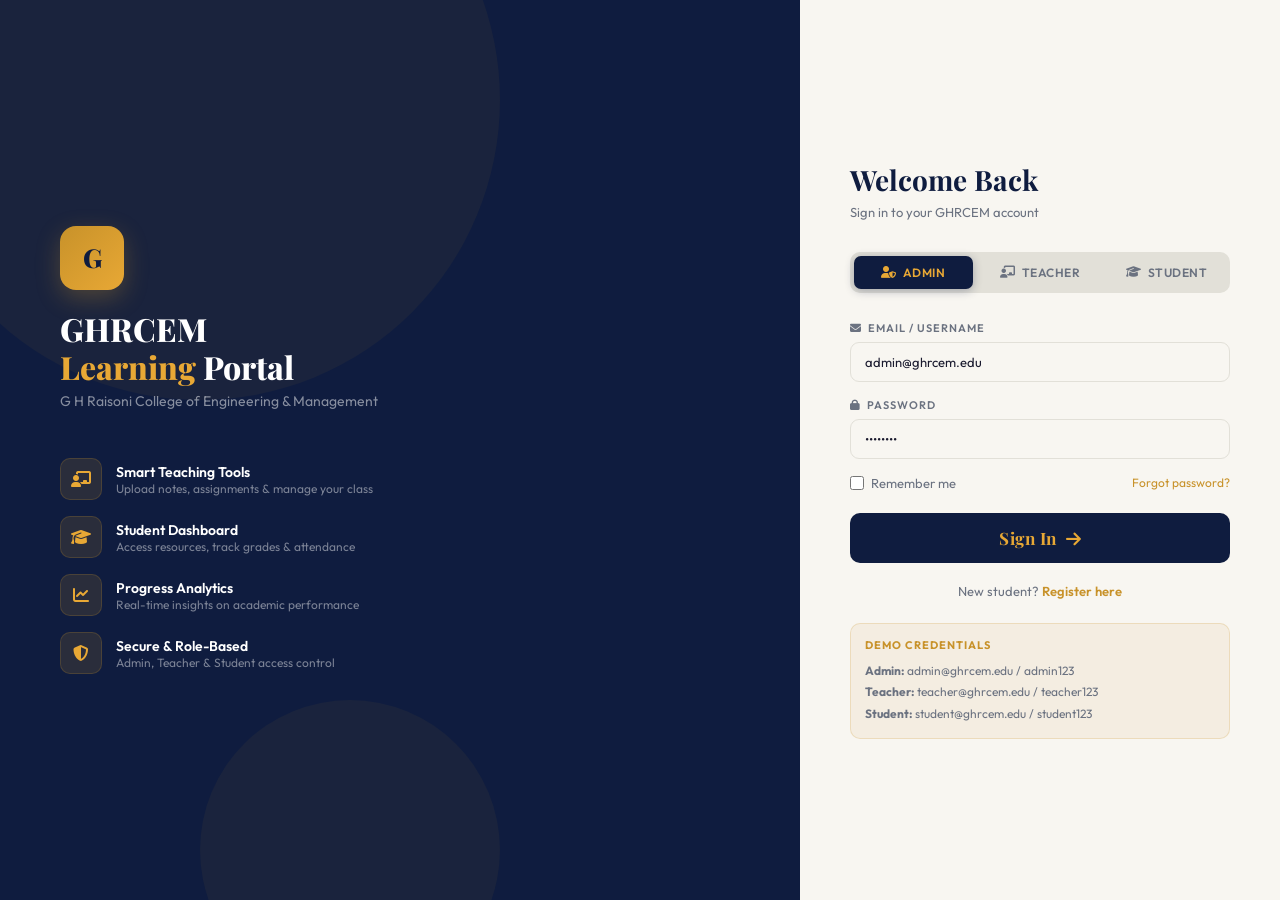
<file: index.html>
<!DOCTYPE html>
<html lang="en">
<head>
  <meta charset="UTF-8">
  <meta name="viewport" content="width=device-width, initial-scale=1.0">
  <title>GHRCEM Learning — Login</title>
  <link rel="stylesheet" href="styles.css">
  <link rel="stylesheet" href="https://cdnjs.cloudflare.com/ajax/libs/font-awesome/6.5.0/css/all.min.css">
</head>
<body>
<div class="login-page">
  <!-- Decorative circles -->
  <div class="login-deco" style="width:600px;height:600px;top:-200px;left:-100px;"></div>
  <div class="login-deco" style="width:300px;height:300px;bottom:-100px;left:200px;"></div>

  <!-- LEFT PANEL -->
  <div class="login-left">
    <div class="login-brand">
      <div class="login-brand-logo">G</div>
      <h1>GHRCEM<br><span>Learning</span> Portal</h1>
      <p>G H Raisoni College of Engineering & Management</p>
    </div>
    <div class="login-features">
      <div class="feat-item">
        <div class="feat-icon"><i class="fas fa-chalkboard-teacher"></i></div>
        <div class="feat-text">
          <h4>Smart Teaching Tools</h4>
          <p>Upload notes, assignments & manage your class</p>
        </div>
      </div>
      <div class="feat-item">
        <div class="feat-icon"><i class="fas fa-graduation-cap"></i></div>
        <div class="feat-text">
          <h4>Student Dashboard</h4>
          <p>Access resources, track grades & attendance</p>
        </div>
      </div>
      <div class="feat-item">
        <div class="feat-icon"><i class="fas fa-chart-line"></i></div>
        <div class="feat-text">
          <h4>Progress Analytics</h4>
          <p>Real-time insights on academic performance</p>
        </div>
      </div>
      <div class="feat-item">
        <div class="feat-icon"><i class="fas fa-shield-halved"></i></div>
        <div class="feat-text">
          <h4>Secure & Role-Based</h4>
          <p>Admin, Teacher & Student access control</p>
        </div>
      </div>
    </div>
  </div>

  <!-- RIGHT PANEL -->
  <div class="login-right">
    <div class="login-card">
      <h2>Welcome Back</h2>
      <p class="sub">Sign in to your GHRCEM account</p>

      <!-- Role Selector -->
      <div class="role-selector">
        <button class="role-tab active" onclick="setRole('admin',this)" id="tab-admin">
          <i class="fas fa-user-shield"></i> Admin
        </button>
        <button class="role-tab" onclick="setRole('teacher',this)" id="tab-teacher">
          <i class="fas fa-chalkboard-teacher"></i> Teacher
        </button>
        <button class="role-tab" onclick="setRole('student',this)" id="tab-student">
          <i class="fas fa-graduation-cap"></i> Student
        </button>
      </div>

      <form id="loginForm" onsubmit="doLogin(event)">
        <div class="form-group">
          <label class="form-label"><i class="fas fa-envelope"></i>&nbsp; Email / Username</label>
          <input class="form-input" type="text" id="loginEmail" placeholder="Enter your email" required value="admin@ghrcem.edu">
        </div>
        <div class="form-group">
          <label class="form-label"><i class="fas fa-lock"></i>&nbsp; Password</label>
          <input class="form-input" type="password" id="loginPass" placeholder="••••••••" required value="admin123">
        </div>
        <div style="display:flex;justify-content:space-between;align-items:center;margin-bottom:22px">
          <label style="display:flex;align-items:center;gap:7px;font-size:13px;color:var(--muted);cursor:pointer">
            <input type="checkbox" id="rememberMe" style="width:14px;height:14px;accent-color:var(--gold)"> Remember me
          </label>
          <a href="#" style="font-size:12px;color:var(--gold);text-decoration:none;">Forgot password?</a>
        </div>
        <button type="submit" class="btn-login">Sign In &nbsp;<i class="fas fa-arrow-right"></i></button>
      </form>

      <div class="login-links">
        New student? <a href="register.html">Register here</a>
      </div>

      <!-- Demo Credentials Box -->
      <div style="margin-top:24px;padding:14px;background:rgba(200,146,42,.08);border:1px solid rgba(200,146,42,.2);border-radius:10px">
        <div style="font-size:11px;font-weight:700;text-transform:uppercase;letter-spacing:1px;color:var(--gold);margin-bottom:8px">Demo Credentials</div>
        <div style="font-size:12px;color:var(--muted);line-height:1.8">
          <b>Admin:</b> admin@ghrcem.edu / admin123<br>
          <b>Teacher:</b> teacher@ghrcem.edu / teacher123<br>
          <b>Student:</b> student@ghrcem.edu / student123
        </div>
      </div>
    </div>
  </div>
</div>

<script>
let selectedRole = 'admin';

const demoCredentials = {
  admin: { email: 'admin@ghrcem.edu', pass: 'admin123' },
  teacher: { email: 'teacher@ghrcem.edu', pass: 'teacher123' },
  student: { email: 'student@ghrcem.edu', pass: 'student123' }
};

function setRole(role, el) {
  selectedRole = role;
  document.querySelectorAll('.role-tab').forEach(t => t.classList.remove('active'));
  el.classList.add('active');
  const cred = demoCredentials[role];
  document.getElementById('loginEmail').value = cred.email;
  document.getElementById('loginPass').value = cred.pass;
}

function doLogin(e) {
  e.preventDefault();
  const email = document.getElementById('loginEmail').value;
  const pass = document.getElementById('loginPass').value;

  // Simple validation
  const cred = demoCredentials[selectedRole];
  if (email !== cred.email || pass !== cred.pass) {
    alert('Invalid credentials. Please use the demo credentials shown below.');
    return;
  }

  // Store session
  localStorage.setItem('ghrcem_role', selectedRole);
  localStorage.setItem('ghrcem_email', email);
  const names = { admin: 'Dr. R. K. Sharma', teacher: 'Prof. S. Kulkarni', student: 'Rahul Patil' };
  localStorage.setItem('ghrcem_name', names[selectedRole]);

  // Redirect to dashboard
  window.location.href = 'dashboard.html';
}
</script>
</body>
</html>
</file>
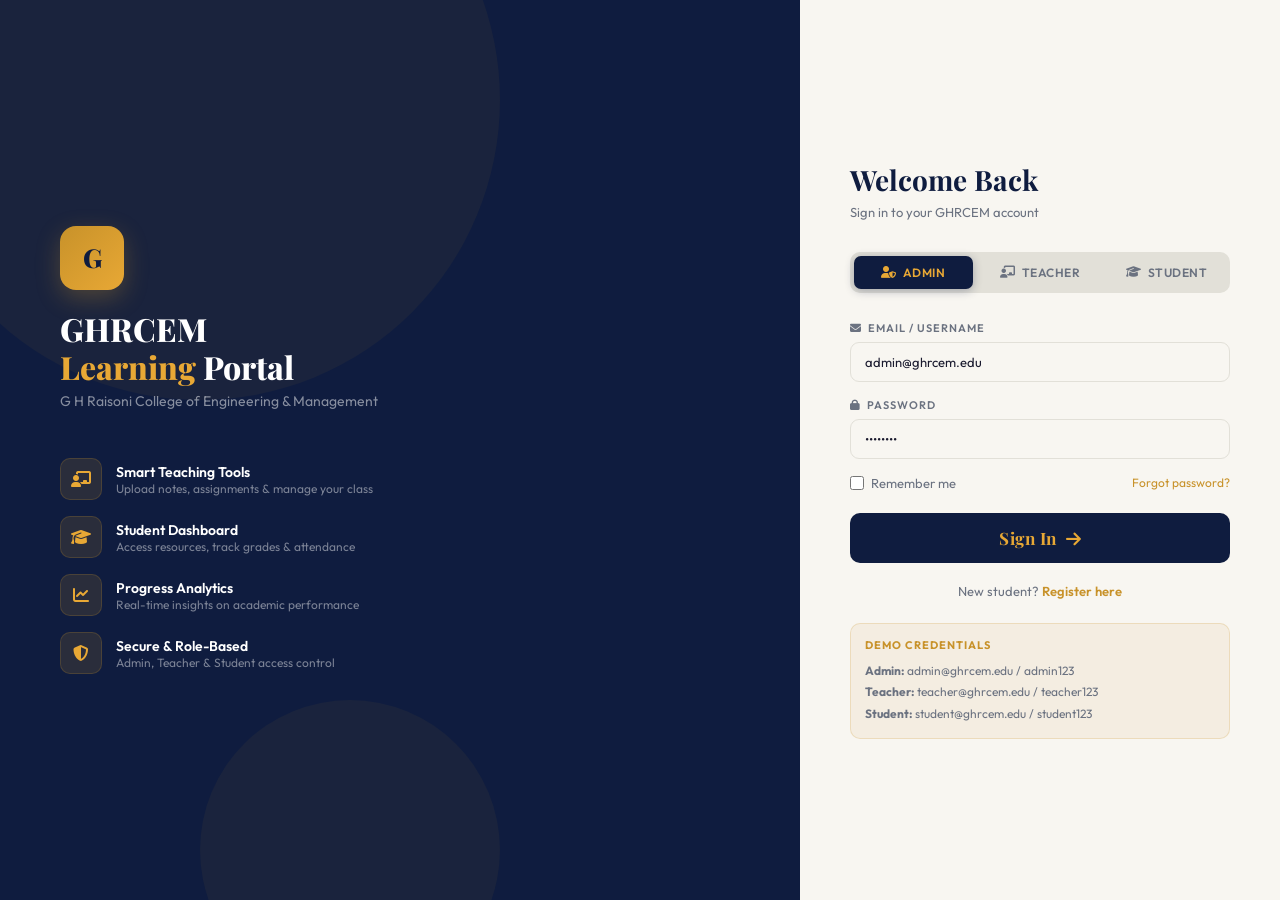
<file: dashboard.html>
<!DOCTYPE html>
<html lang="en">
<head>
  <meta charset="UTF-8">
  <meta name="viewport" content="width=device-width, initial-scale=1.0">
  <title>Dashboard — GHRCEM Learning</title>
  <link rel="stylesheet" href="styles.css">
  <link rel="stylesheet" href="https://cdnjs.cloudflare.com/ajax/libs/font-awesome/6.5.0/css/all.min.css">
</head>
<body>

<!-- ══════════════ TOPNAV ══════════════ -->
<nav class="topnav">
  <div class="nav-brand">
    <div class="nav-logo">G</div>
    <div class="nav-title">
      <h1>GHRCEM Learning</h1>
      <span id="navRoleLabel">Portal</span>
    </div>
  </div>
  <div class="nav-right">
    <div class="nav-notif" onclick="showToast('📢 3 new notifications')">
      <i class="fas fa-bell"></i>
      <div class="notif-dot"></div>
    </div>
    <div class="nav-user">
      <div class="nav-avatar" id="navAvatar">A</div>
      <div class="nav-user-info">
        <div class="u-name" id="navName">Admin User</div>
        <div class="u-role" id="navRole">Administrator</div>
      </div>
    </div>
    <button class="btn-logout" onclick="logout()"><i class="fas fa-sign-out-alt"></i> Logout</button>
  </div>
</nav>

<!-- ══════════════ APP SHELL ══════════════ -->
<div class="app-shell">

  <!-- SIDEBAR -->
  <div class="sidebar" id="sidebar"></div>

  <!-- MAIN -->
  <div class="main-content" id="mainContent"></div>
</div>

<!-- ══════════════ MODALS ══════════════ -->

<!-- Add Subject Modal -->
<div class="modal-overlay" id="subjectModal">
  <div class="modal">
    <div class="modal-title">📚 Add New Subject</div>
    <div class="form-row">
      <div class="form-group"><label>Subject Name</label><input type="text" placeholder="Data Structures & Algorithms"></div>
      <div class="form-group"><label>Subject Code</label><input type="text" placeholder="CS301"></div>
    </div>
    <div class="form-row">
      <div class="form-group"><label>Department</label>
        <select><option>Computer Engineering</option><option>IT</option><option>Mechanical</option><option>Civil</option></select>
      </div>
      <div class="form-group"><label>Year</label>
        <select><option>First Year</option><option>Second Year</option><option>Third Year</option><option>Final Year</option></select>
      </div>
    </div>
    <div class="form-row">
      <div class="form-group"><label>Credits</label><input type="number" placeholder="4"></div>
      <div class="form-group"><label>Assign Teacher</label>
        <select><option>Prof. S. Kulkarni</option><option>Dr. A. Mehta</option><option>Prof. R. Joshi</option></select>
      </div>
    </div>
    <div class="modal-footer">
      <button class="btn btn-outline" onclick="closeModal('subjectModal')">Cancel</button>
      <button class="btn btn-gold" onclick="closeModal('subjectModal');showToast('✅ Subject added successfully!')"><i class="fas fa-plus"></i> Add Subject</button>
    </div>
  </div>
</div>

<!-- Upload Material Modal -->
<div class="modal-overlay" id="uploadModal">
  <div class="modal">
    <div class="modal-title">📤 Upload Study Material</div>
    <div class="form-group"><label>Subject</label>
      <select><option>Data Structures (CS301)</option><option>Computer Networks (CS401)</option><option>DBMS (CS302)</option></select>
    </div>
    <div class="form-group"><label>Material Type</label>
      <select><option>Lecture Notes</option><option>Assignment</option><option>Previous Year Paper</option><option>Reference Book</option><option>Video Link</option></select>
    </div>
    <div class="form-group"><label>Title</label><input type="text" placeholder="Unit 3 - Trees and Graphs"></div>
    <div class="upload-zone" onclick="showToast('📂 File picker opened')">
      <i class="fas fa-cloud-upload-alt"></i>
      <p><b>Click to upload</b> or drag & drop</p>
      <p style="font-size:11px;margin-top:4px">PDF, DOC, PPT, Video (max 50MB)</p>
    </div>
    <div class="form-group" style="margin-top:14px"><label>Description (optional)</label>
      <textarea rows="3" placeholder="Brief description of this material..."></textarea>
    </div>
    <div class="modal-footer">
      <button class="btn btn-outline" onclick="closeModal('uploadModal')">Cancel</button>
      <button class="btn btn-gold" onclick="closeModal('uploadModal');showToast('✅ Material uploaded!')"><i class="fas fa-upload"></i> Upload</button>
    </div>
  </div>
</div>

<!-- Add Assignment Modal -->
<div class="modal-overlay" id="assignmentModal">
  <div class="modal">
    <div class="modal-title">📝 Create Assignment</div>
    <div class="form-group"><label>Subject</label>
      <select><option>Data Structures (CS301)</option><option>Computer Networks (CS401)</option><option>DBMS (CS302)</option></select>
    </div>
    <div class="form-group"><label>Assignment Title</label>
      <input type="text" placeholder="Assignment 3: Binary Trees Implementation">
    </div>
    <div class="form-row">
      <div class="form-group"><label>Due Date</label><input type="date"></div>
      <div class="form-group"><label>Max Marks</label><input type="number" placeholder="25"></div>
    </div>
    <div class="form-group"><label>Instructions</label>
      <textarea rows="4" placeholder="Write the assignment instructions here..."></textarea>
    </div>
    <div class="form-group"><label>Attach File (optional)</label>
      <div class="upload-zone" style="padding:16px" onclick="showToast('📂 File picker opened')">
        <i class="fas fa-paperclip" style="font-size:20px;margin-bottom:6px"></i>
        <p style="font-size:12px">Attach question paper / reference</p>
      </div>
    </div>
    <div class="modal-footer">
      <button class="btn btn-outline" onclick="closeModal('assignmentModal')">Cancel</button>
      <button class="btn btn-gold" onclick="closeModal('assignmentModal');showToast('✅ Assignment created!')"><i class="fas fa-plus"></i> Create Assignment</button>
    </div>
  </div>
</div>

<!-- Add Student Modal (Admin) -->
<div class="modal-overlay" id="addUserModal">
  <div class="modal">
    <div class="modal-title">👤 Add New User</div>
    <div class="form-row">
      <div class="form-group"><label>Full Name</label><input type="text" placeholder="Rahul Patil"></div>
      <div class="form-group"><label>Role</label>
        <select><option>Student</option><option>Teacher</option><option>Admin</option></select>
      </div>
    </div>
    <div class="form-row">
      <div class="form-group"><label>Email</label><input type="email" placeholder="user@ghrcem.edu"></div>
      <div class="form-group"><label>Phone</label><input type="tel" placeholder="+91 98765 43210"></div>
    </div>
    <div class="form-row">
      <div class="form-group"><label>Department</label>
        <select><option>Computer Engineering</option><option>IT</option><option>Mechanical</option></select>
      </div>
      <div class="form-group"><label>Roll No / Emp ID</label><input type="text" placeholder="CE2024001"></div>
    </div>
    <div class="modal-footer">
      <button class="btn btn-outline" onclick="closeModal('addUserModal')">Cancel</button>
      <button class="btn btn-gold" onclick="closeModal('addUserModal');showToast('✅ User added and credentials sent!')"><i class="fas fa-user-plus"></i> Add User</button>
    </div>
  </div>
</div>

<!-- TOAST -->
<div id="toast"><span class="toast-icon" id="toastIcon">✅</span><span id="toastMsg">Done!</span></div>

<script>
// ══════════════ STATE ══════════════
let currentRole = '';
let currentPanel = '';

const sidebarConfig = {
  admin: [
    { section: 'Main' },
    { id:'dashboard', icon:'fa-gauge', label:'Dashboard' },
    { id:'notices', icon:'fa-bullhorn', label:'Notice Board', badge:'2' },
    { section: 'Academic' },
    { id:'subjects', icon:'fa-book', label:'Subjects' },
    { id:'students', icon:'fa-user-graduate', label:'Students' },
    { id:'teachers', icon:'fa-chalkboard-teacher', label:'Teachers' },
    { id:'materials', icon:'fa-folder-open', label:'Materials' },
    { id:'assignments', icon:'fa-clipboard-list', label:'Assignments' },
    { section: 'Reports' },
    { id:'attendance', icon:'fa-calendar-check', label:'Attendance' },
    { id:'grades', icon:'fa-chart-bar', label:'Grades & Results' },
    { id:'timetable', icon:'fa-clock', label:'Timetable' },
  ],
  teacher: [
    { section: 'Main' },
    { id:'dashboard', icon:'fa-gauge', label:'Dashboard' },
    { id:'notices', icon:'fa-bullhorn', label:'Notice Board' },
    { section: 'My Classes' },
    { id:'mysubjects', icon:'fa-book', label:'My Subjects' },
    { id:'mystudents', icon:'fa-users', label:'My Students' },
    { id:'materials', icon:'fa-folder-open', label:'Upload Material' },
    { id:'assignments', icon:'fa-clipboard-list', label:'Assignments', badge:'3' },
    { section: 'Records' },
    { id:'attendance', icon:'fa-calendar-check', label:'Attendance' },
    { id:'grades', icon:'fa-chart-bar', label:'Marks Entry' },
    { id:'timetable', icon:'fa-clock', label:'Timetable' },
  ],
  student: [
    { section: 'Main' },
    { id:'dashboard', icon:'fa-gauge', label:'Dashboard' },
    { id:'notices', icon:'fa-bullhorn', label:'Notice Board', badge:'2' },
    { section: 'Academics' },
    { id:'mysubjects', icon:'fa-book', label:'My Subjects' },
    { id:'materials', icon:'fa-folder-open', label:'Study Material' },
    { id:'assignments', icon:'fa-clipboard-list', label:'Assignments', badge:'2' },
    { section: 'Performance' },
    { id:'attendance', icon:'fa-calendar-check', label:'My Attendance' },
    { id:'grades', icon:'fa-chart-bar', label:'My Grades' },
    { id:'timetable', icon:'fa-clock', label:'Timetable' },
  ]
};

// ══════════════ INIT ══════════════
window.addEventListener('DOMContentLoaded', () => {
  const role = localStorage.getItem('ghrcem_role');
  const name = localStorage.getItem('ghrcem_name') || 'User';
  if (!role) { window.location.href='index.html'; return; }

  currentRole = role;
  const roleLabels = { admin:'Administrator', teacher:'Faculty', student:'Student' };
  document.getElementById('navName').textContent = name;
  document.getElementById('navRole').textContent = roleLabels[role] || role;
  document.getElementById('navAvatar').textContent = name[0].toUpperCase();
  document.getElementById('navRoleLabel').textContent = roleLabels[role] + ' Portal';

  buildSidebar();
  showPanel('dashboard');
});

function logout() {
  localStorage.removeItem('ghrcem_role');
  localStorage.removeItem('ghrcem_name');
  localStorage.removeItem('ghrcem_email');
  window.location.href = 'index.html';
}

// ══════════════ SIDEBAR ══════════════
function buildSidebar() {
  const cfg = sidebarConfig[currentRole] || [];
  let html = '';
  cfg.forEach(item => {
    if (item.section) {
      html += `<div class="sidebar-label">${item.section}</div>`;
    } else {
      html += `<button class="sidebar-btn" id="sb-${item.id}" onclick="showPanel('${item.id}')">
        <i class="fas ${item.icon}"></i>${item.label}
        ${item.badge ? `<span class="s-badge">${item.badge}</span>` : ''}
      </button>`;
    }
  });
  html += `<div style="margin-top:auto;border-top:1px solid var(--border);padding-top:16px;margin-top:32px"></div>
  <button class="sidebar-btn" onclick="logout()"><i class="fas fa-sign-out-alt"></i>Logout</button>`;
  document.getElementById('sidebar').innerHTML = html;
}

function showPanel(name) {
  currentPanel = name;
  document.querySelectorAll('.sidebar-btn').forEach(b => b.classList.remove('active'));
  const btn = document.getElementById('sb-'+name);
  if (btn) btn.classList.add('active');
  document.getElementById('mainContent').innerHTML = buildPanel(name);
  window.scrollTo(0,0);
}

// ══════════════ PANEL BUILDER ══════════════
function buildPanel(name) {
  switch(name) {
    case 'dashboard':    return dashPanel();
    case 'notices':      return noticePanel();
    case 'subjects':     return subjectsPanel();
    case 'mysubjects':   return mySubjectsPanel();
    case 'students':     return studentsPanel();
    case 'mystudents':   return myStudentsPanel();
    case 'teachers':     return teachersPanel();
    case 'materials':    return materialsPanel();
    case 'assignments':  return assignmentsPanel();
    case 'attendance':   return attendancePanel();
    case 'grades':       return gradesPanel();
    case 'timetable':    return timetablePanel();
    default: return `<div class="empty-state"><i class="fas fa-tools"></i>Coming soon</div>`;
  }
}

// ──────────── DASHBOARD ────────────
function dashPanel() {
  const r = currentRole;

  if (r === 'admin') return `
  <div class="page">
    <div class="section-hdr">
      <div>
        <div class="section-title">Admin Dashboard</div>
        <div style="font-size:13px;color:var(--muted)">Welcome back, ${localStorage.getItem('ghrcem_name')} · ${new Date().toDateString()}</div>
      </div>
      <div class="section-actions">
        <button class="btn btn-outline" onclick="showToast('📄 Generating report...')"><i class="fas fa-download"></i> Export Report</button>
        <button class="btn btn-gold" onclick="document.getElementById('addUserModal').classList.add('open')"><i class="fas fa-user-plus"></i> Add User</button>
      </div>
    </div>

    <div class="stats-grid">
      <div class="stat-card">
        <div class="stat-icon" style="background:rgba(15,28,63,.08)"><i class="fas fa-users" style="color:var(--navy)"></i></div>
        <div class="stat-label">Total Students</div>
        <div class="stat-value">1,248</div>
        <div class="stat-sub">↑ 48 new this month</div>
      </div>
      <div class="stat-card">
        <div class="stat-icon" style="background:rgba(200,146,42,.12)"><i class="fas fa-chalkboard-teacher" style="color:var(--gold)"></i></div>
        <div class="stat-label">Total Teachers</div>
        <div class="stat-value">86</div>
        <div class="stat-sub">12 departments</div>
      </div>
      <div class="stat-card">
        <div class="stat-icon" style="background:rgba(22,163,74,.1)"><i class="fas fa-book" style="color:var(--green)"></i></div>
        <div class="stat-label">Active Subjects</div>
        <div class="stat-value">142</div>
        <div class="stat-sub">Across 4 years</div>
      </div>
      <div class="stat-card">
        <div class="stat-icon" style="background:rgba(220,38,38,.08)"><i class="fas fa-clipboard-list" style="color:var(--red)"></i></div>
        <div class="stat-label">Pending Approvals</div>
        <div class="stat-value">14</div>
        <div class="stat-sub">Registrations pending</div>
      </div>
    </div>

    <div class="grid-2">
      <div class="card">
        <div class="card-title"><i class="fas fa-chart-bar" style="color:var(--gold)"></i> Department-wise Enrollment</div>
        ${[
          ['Computer Engineering','CE',342,'#0f1c3f'],
          ['Information Technology','IT',298,'#c8922a'],
          ['Mechanical Engg','ME',224,'#16a34a'],
          ['Civil Engineering','CE',186,'#2563eb'],
          ['Electronics & TC','EXTC',198,'#7c3aed'],
        ].map(([dept,code,count,color])=>`
        <div style="display:flex;align-items:center;gap:10px;margin-bottom:12px">
          <div style="width:36px;height:36px;border-radius:8px;background:${color}18;display:flex;align-items:center;justify-content:center;font-size:10px;font-weight:700;color:${color}">${code}</div>
          <div style="flex:1">
            <div style="display:flex;justify-content:space-between;margin-bottom:4px;font-size:13px"><span>${dept}</span><b>${count}</b></div>
            <div class="progress-bar"><div class="progress-fill" style="width:${Math.round(count/342*100)}%;background:${color}"></div></div>
          </div>
        </div>`).join('')}
      </div>

      <div class="card">
        <div class="card-title"><i class="fas fa-clock" style="color:var(--gold)"></i> Recent Activity</div>
        <div class="timeline-item">
          <div class="tl-dot" style="background:var(--green)"><i class="fas fa-user-plus" style="font-size:11px"></i></div>
          <div><div style="font-weight:600;font-size:13px">15 new student registrations</div><div style="font-size:11px;color:var(--muted);margin-top:2px">Today, 09:30 AM</div></div>
        </div>
        <div class="timeline-item">
          <div class="tl-dot" style="background:var(--gold)"><i class="fas fa-upload" style="font-size:11px"></i></div>
          <div><div style="font-weight:600;font-size:13px">Prof. Kulkarni uploaded CS301 notes</div><div style="font-size:11px;color:var(--muted);margin-top:2px">Today, 08:15 AM</div></div>
        </div>
        <div class="timeline-item">
          <div class="tl-dot" style="background:var(--navy)"><i class="fas fa-clipboard-list" style="font-size:11px"></i></div>
          <div><div style="font-weight:600;font-size:13px">Assignment deadline: CS401 — Tomorrow</div><div style="font-size:11px;color:var(--muted);margin-top:2px">Yesterday, 05:00 PM</div></div>
        </div>
        <div class="timeline-item">
          <div class="tl-dot" style="background:#7c3aed"><i class="fas fa-bullhorn" style="font-size:11px"></i></div>
          <div><div style="font-weight:600;font-size:13px">Notice: Mid-term exam schedule published</div><div style="font-size:11px;color:var(--muted);margin-top:2px">2 days ago</div></div>
        </div>
      </div>
    </div>

    <div style="margin-top:20px">
      <div class="section-hdr">
        <div class="section-title" style="font-size:18px">Pending Registration Approvals</div>
      </div>
      <div class="table-wrap">
        <table class="data-table">
          <thead><tr><th>Name</th><th>Email</th><th>Role</th><th>Department</th><th>Applied</th><th>Action</th></tr></thead>
          <tbody>
            ${[
              ['Ananya Desai','ananya@email.com','Student','Computer Engg','Today'],
              ['Raj Mehta','raj.m@email.com','Student','IT','Today'],
              ['Pooja Joshi','pooja.j@email.com','Student','Mechanical','Yesterday'],
              ['Dr. Vikram Rao','vikram.r@ghrcem.edu','Teacher','Civil Engg','Yesterday'],
            ].map(([n,e,r,d,t])=>`
            <tr>
              <td><div style="display:flex;align-items:center;gap:8px"><div class="avatar">${n[0]}</div><b>${n}</b></div></td>
              <td>${e}</td>
              <td><span class="pill ${r==='Teacher'?'pill-blue':'pill-gold'}">${r}</span></td>
              <td>${d}</td>
              <td style="color:var(--muted)">${t}</td>
              <td>
                <button class="btn btn-success btn-sm" onclick="showToast('✅ ${n} approved!')"><i class="fas fa-check"></i> Approve</button>
                <button class="btn btn-danger btn-sm" onclick="showToast('❌ Request rejected')"><i class="fas fa-times"></i></button>
              </td>
            </tr>`).join('')}
          </tbody>
        </table>
      </div>
    </div>
  </div>`;

  if (r === 'teacher') return `
  <div class="page">
    <div class="section-hdr">
      <div>
        <div class="section-title">Teacher Dashboard</div>
        <div style="font-size:13px;color:var(--muted)">${localStorage.getItem('ghrcem_name')} · Computer Engineering · ${new Date().toDateString()}</div>
      </div>
      <div class="section-actions">
        <button class="btn btn-outline" onclick="document.getElementById('uploadModal').classList.add('open')"><i class="fas fa-upload"></i> Upload Material</button>
        <button class="btn btn-gold" onclick="document.getElementById('assignmentModal').classList.add('open')"><i class="fas fa-plus"></i> New Assignment</button>
      </div>
    </div>

    <div class="stats-grid">
      <div class="stat-card">
        <div class="stat-icon" style="background:rgba(15,28,63,.08)"><i class="fas fa-users" style="color:var(--navy)"></i></div>
        <div class="stat-label">My Students</div>
        <div class="stat-value">186</div>
        <div class="stat-sub">3 classes assigned</div>
      </div>
      <div class="stat-card">
        <div class="stat-icon" style="background:rgba(200,146,42,.12)"><i class="fas fa-book" style="color:var(--gold)"></i></div>
        <div class="stat-label">My Subjects</div>
        <div class="stat-value">3</div>
        <div class="stat-sub">This semester</div>
      </div>
      <div class="stat-card">
        <div class="stat-icon" style="background:rgba(22,163,74,.1)"><i class="fas fa-clipboard-check" style="color:var(--green)"></i></div>
        <div class="stat-label">Pending Submissions</div>
        <div class="stat-value">24</div>
        <div class="stat-sub">To be graded</div>
      </div>
      <div class="stat-card">
        <div class="stat-icon" style="background:rgba(37,99,235,.08)"><i class="fas fa-folder-open" style="color:#2563eb"></i></div>
        <div class="stat-label">Uploaded Materials</div>
        <div class="stat-value">38</div>
        <div class="stat-sub">This semester</div>
      </div>
    </div>

    <div class="grid-2">
      <div class="card">
        <div class="card-title"><i class="fas fa-book" style="color:var(--gold)"></i> My Subjects</div>
        ${[
          {name:'Data Structures & Algo',code:'CS301',year:'SE',students:64,progress:65},
          {name:'Computer Networks',code:'CS401',year:'TE',students:72,progress:48},
          {name:'Operating Systems',code:'CS302',year:'SE',students:50,progress:72},
        ].map(s=>`
        <div style="padding:14px 0;border-bottom:1px solid var(--border)">
          <div style="display:flex;justify-content:space-between;align-items:center">
            <div>
              <div style="font-weight:600;font-size:14px">${s.name}</div>
              <div style="font-size:11px;color:var(--muted)">${s.code} · ${s.year} · ${s.students} students</div>
            </div>
            <button class="btn btn-outline btn-sm" onclick="showPanel('mysubjects')">View</button>
          </div>
          <div class="progress-bar" style="margin-top:10px"><div class="progress-fill" style="width:${s.progress}%"></div></div>
          <div style="font-size:11px;color:var(--muted);margin-top:4px">${s.progress}% syllabus covered</div>
        </div>`).join('')}
      </div>
      <div class="card">
        <div class="card-title"><i class="fas fa-clock" style="color:var(--gold)"></i> Today's Schedule</div>
        ${[
          {time:'08:30–09:30',sub:'Data Structures',room:'Lab 3, B-Block',type:'Practical'},
          {time:'10:30–11:30',sub:'Computer Networks',room:'Room 204, A-Block',type:'Lecture'},
          {time:'12:30–01:30',sub:'OS Tutorial',room:'Room 108, A-Block',type:'Tutorial'},
          {time:'03:00–04:00',sub:'Project Guidance',room:'Faculty Cabin',type:'Guidance'},
        ].map(l=>`
        <div style="display:flex;gap:12px;margin-bottom:12px">
          <div style="font-size:11px;font-weight:700;color:var(--muted);min-width:90px">${l.time}</div>
          <div>
            <div style="font-weight:600;font-size:13px">${l.sub}</div>
            <div style="font-size:11px;color:var(--muted)">${l.room}</div>
          </div>
          <span class="chip" style="margin-left:auto;align-self:flex-start">${l.type}</span>
        </div>`).join('')}
      </div>
    </div>
  </div>`;

  // Student dashboard
  return `
  <div class="page">
    <div class="section-hdr">
      <div>
        <div class="section-title">Student Dashboard</div>
        <div style="font-size:13px;color:var(--muted)">${localStorage.getItem('ghrcem_name')} · SE Computer Engineering · ${new Date().toDateString()}</div>
      </div>
    </div>

    <div class="stats-grid">
      <div class="stat-card">
        <div class="stat-icon" style="background:rgba(15,28,63,.08)"><i class="fas fa-calendar-check" style="color:var(--navy)"></i></div>
        <div class="stat-label">Attendance</div>
        <div class="stat-value" style="color:var(--green)">84%</div>
        <div class="stat-sub">This semester</div>
      </div>
      <div class="stat-card">
        <div class="stat-icon" style="background:rgba(200,146,42,.12)"><i class="fas fa-book" style="color:var(--gold)"></i></div>
        <div class="stat-label">Subjects</div>
        <div class="stat-value">6</div>
        <div class="stat-sub">Current semester</div>
      </div>
      <div class="stat-card">
        <div class="stat-icon" style="background:rgba(220,38,38,.08)"><i class="fas fa-clipboard-list" style="color:var(--red)"></i></div>
        <div class="stat-label">Pending Tasks</div>
        <div class="stat-value">3</div>
        <div class="stat-sub">2 due this week</div>
      </div>
      <div class="stat-card">
        <div class="stat-icon" style="background:rgba(22,163,74,.1)"><i class="fas fa-star" style="color:var(--green)"></i></div>
        <div class="stat-label">Current CGPA</div>
        <div class="stat-value">8.4</div>
        <div class="stat-sub">↑ from 8.1 last sem</div>
      </div>
    </div>

    <div class="grid-2">
      <div>
        <div class="card" style="margin-bottom:20px">
          <div class="card-title"><i class="fas fa-clipboard-list" style="color:var(--gold)"></i> Pending Assignments</div>
          ${[
            {sub:'Data Structures (CS301)',title:'Binary Tree Implementation',due:'Tomorrow',urgent:true},
            {sub:'Computer Networks (CS401)',title:'OSI Model Analysis',due:'3 days left',urgent:false},
            {sub:'DBMS (CS302)',title:'ER Diagram Design',due:'1 week left',urgent:false},
          ].map(a=>`
          <div class="asgn-card">
            <div class="asgn-icon">📝</div>
            <div class="asgn-info">
              <div class="asgn-title">${a.title}</div>
              <div class="asgn-meta">${a.sub}</div>
            </div>
            <div>
              <div class="asgn-due ${a.urgent?'urgent':'ok'}">${a.due}</div>
              <button class="btn btn-sm btn-primary" style="margin-top:6px" onclick="showToast('📎 Submission opened')">Submit</button>
            </div>
          </div>`).join('')}
        </div>
      </div>
      <div>
        <div class="card" style="margin-bottom:20px">
          <div class="card-title"><i class="fas fa-clock" style="color:var(--gold)"></i> Today's Classes</div>
          ${[
            {time:'08:30',sub:'Data Structures',room:'B-202',teacher:'Prof. Kulkarni',type:'Lecture'},
            {time:'10:30',sub:'Computer Networks',room:'Lab 3',teacher:'Dr. Mehta',type:'Lab'},
            {time:'12:30',sub:'Mathematics III',room:'A-101',teacher:'Prof. Sharma',type:'Lecture'},
            {time:'02:30',sub:'OS Lab',room:'Lab 1',teacher:'Prof. Joshi',type:'Lab'},
          ].map(c=>`
          <div style="display:flex;align-items:center;gap:12px;padding:10px 0;border-bottom:1px solid var(--border)">
            <div style="font-size:13px;font-weight:700;color:var(--navy);min-width:50px">${c.time}</div>
            <div style="flex:1">
              <div style="font-weight:600;font-size:13px">${c.sub}</div>
              <div style="font-size:11px;color:var(--muted)">${c.room} · ${c.teacher}</div>
            </div>
            <span class="chip">${c.type}</span>
          </div>`).join('')}
        </div>

        <div class="card">
          <div class="card-title"><i class="fas fa-bullhorn" style="color:var(--gold)"></i> Latest Notices</div>
          <div class="notice-item">
            <div class="notice-title">Mid-semester exam schedule released</div>
            <div class="notice-date">Today · Academic Office</div>
          </div>
          <div class="notice-item" style="border-left-color:#2563eb;background:rgba(37,99,235,.04)">
            <div class="notice-title">Last date for assignment submission</div>
            <div class="notice-date">Yesterday · Prof. Kulkarni</div>
          </div>
        </div>
      </div>
    </div>
  </div>`;
}

// ──────────── NOTICES ────────────
function noticePanel() {
  const notices = [
    {title:'Mid-Semester Examination Schedule — Nov 2024',date:'Today',from:'Academic Office',type:'Exam',imp:true},
    {title:'Cultural Fest Registration Open — Resonance 2024',date:'Yesterday',from:'Student Affairs',type:'Event',imp:false},
    {title:'Industry Visit — Infosys Pune on 15th Nov',date:'2 days ago',from:'Placement Cell',type:'Placement',imp:false},
    {title:'Assignment Submission Deadline Extended for CS401',date:'3 days ago',from:'Prof. S. Kulkarni',type:'Academic',imp:false},
    {title:'College Holiday on account of Diwali',date:'1 week ago',from:'Principal Office',type:'Holiday',imp:false},
    {title:'Scholarship Application Last Date — 30th Nov',date:'1 week ago',from:'Finance Office',type:'Finance',imp:true},
  ];
  const colors = {Exam:'pill-red',Event:'pill-blue',Placement:'pill-green',Academic:'pill-gold',Holiday:'pill-gray',Finance:'pill-blue'};

  return `
  <div class="page">
    <div class="section-hdr">
      <div class="section-title">📢 Notice Board</div>
      ${currentRole==='admin'?`<button class="btn btn-gold" onclick="showToast('📝 Notice editor opened')"><i class="fas fa-plus"></i> Post Notice</button>`:''}
    </div>
    <div class="card">
      ${notices.map(n=>`
      <div style="padding:16px;border-bottom:1px solid var(--border);display:flex;gap:14px;align-items:flex-start">
        <div style="width:40px;height:40px;border-radius:10px;background:${n.imp?'rgba(220,38,38,.1)':'rgba(200,146,42,.1)'};display:flex;align-items:center;justify-content:center;font-size:18px;flex-shrink:0">${n.imp?'🔴':'📌'}</div>
        <div style="flex:1">
          <div style="display:flex;align-items:center;gap:8px;margin-bottom:4px">
            <div style="font-weight:600;font-size:14px">${n.title}</div>
            <span class="pill ${colors[n.type]}">${n.type}</span>
          </div>
          <div style="font-size:12px;color:var(--muted)"><i class="fas fa-user"></i> ${n.from} &nbsp;·&nbsp; <i class="fas fa-clock"></i> ${n.date}</div>
        </div>
        <button class="btn btn-outline btn-sm" onclick="showToast('📄 Opening notice...')">View</button>
        ${currentRole==='admin'?`<button class="btn btn-danger btn-sm" onclick="showToast('🗑️ Notice deleted')"><i class="fas fa-trash"></i></button>`:''}
      </div>`).join('')}
    </div>
  </div>`;
}

// ──────────── SUBJECTS ────────────
function subjectsPanel() {
  const subjects = [
    {name:'Data Structures & Algorithms',code:'CS301',dept:'Computer Engg',year:'SE',teacher:'Prof. S. Kulkarni',students:186,credits:4,color:'#0f1c3f'},
    {name:'Computer Networks',code:'CS401',dept:'Computer Engg',year:'TE',teacher:'Dr. A. Mehta',students:172,credits:4,color:'#c8922a'},
    {name:'Database Management Systems',code:'CS302',dept:'Computer Engg',year:'SE',teacher:'Prof. R. Joshi',students:186,credits:3,color:'#16a34a'},
    {name:'Operating Systems',code:'CS303',dept:'Computer Engg',year:'SE',teacher:'Prof. S. Kulkarni',students:184,credits:4,color:'#7c3aed'},
    {name:'Theory of Computation',code:'CS402',dept:'Computer Engg',year:'TE',teacher:'Dr. V. Patil',students:170,credits:3,color:'#2563eb'},
    {name:'Software Engineering',code:'CS501',dept:'Computer Engg',year:'BE',teacher:'Prof. K. Sharma',students:156,credits:4,color:'#dc2626'},
  ];
  return `
  <div class="page">
    <div class="section-hdr">
      <div class="section-title">📚 Subject Management</div>
      <button class="btn btn-gold" onclick="document.getElementById('subjectModal').classList.add('open')"><i class="fas fa-plus"></i> Add Subject</button>
    </div>
    <div class="grid-3">
      ${subjects.map(s=>`
      <div class="subject-card" onclick="showToast('📖 Opening ${s.name}')">
        <div class="subject-card-top">
          <div>
            <div class="subject-name">${s.name}</div>
            <div class="subject-code">${s.code} · ${s.credits} Credits</div>
          </div>
          <div class="subject-icon" style="background:${s.color}18"><i class="fas fa-book" style="color:${s.color}"></i></div>
        </div>
        <div style="font-size:12px;color:var(--muted);margin-bottom:4px"><i class="fas fa-user"></i> ${s.teacher}</div>
        <div style="font-size:12px;color:var(--muted)"><i class="fas fa-layer-group"></i> ${s.year} · ${s.dept}</div>
        <div class="subject-stats">
          <span><i class="fas fa-users"></i> ${s.students} students</span>
          <span><i class="fas fa-folder"></i> 12 materials</span>
        </div>
        <div class="progress-bar"><div class="progress-fill" style="width:${40+Math.floor(Math.random()*50)}%;background:${s.color}"></div></div>
        ${currentRole==='admin'?`<div style="display:flex;gap:6px;margin-top:10px">
          <button class="btn btn-outline btn-sm" onclick="event.stopPropagation();showToast('✏️ Edit ${s.code}')"><i class="fas fa-pen"></i></button>
          <button class="btn btn-danger btn-sm" onclick="event.stopPropagation();showToast('🗑️ Deleted')"><i class="fas fa-trash"></i></button>
        </div>`:''}
      </div>`).join('')}
    </div>
  </div>`;
}

// ──────────── MY SUBJECTS (Teacher/Student) ────────────
function mySubjectsPanel() {
  return subjectsPanel();
}

// ──────────── STUDENTS ────────────
function studentsPanel() {
  const students = [
    {name:'Rahul Patil',roll:'CE2024001',email:'rahul.p@ghrcem.edu',year:'SE',dept:'CE',att:84,cgpa:8.4,status:'Active'},
    {name:'Priya Sharma',roll:'CE2024002',email:'priya.s@ghrcem.edu',year:'SE',dept:'CE',att:92,cgpa:9.1,status:'Active'},
    {name:'Aditya Kumar',roll:'CE2024003',email:'aditya.k@ghrcem.edu',year:'TE',dept:'CE',att:71,cgpa:7.6,status:'Active'},
    {name:'Sneha Joshi',roll:'CE2024004',email:'sneha.j@ghrcem.edu',year:'BE',dept:'CE',att:89,cgpa:8.8,status:'Active'},
    {name:'Rohan Desai',roll:'IT2024001',email:'rohan.d@ghrcem.edu',year:'FE',dept:'IT',att:55,cgpa:6.2,status:'Warning'},
    {name:'Ankita More',roll:'CE2024005',email:'ankita.m@ghrcem.edu',year:'TE',dept:'CE',att:95,cgpa:9.4,status:'Active'},
  ];
  return `
  <div class="page">
    <div class="section-hdr">
      <div class="section-title">👨‍🎓 Student Directory</div>
      <div class="section-actions">
        <button class="btn btn-outline"><i class="fas fa-filter"></i> Filter</button>
        <button class="btn btn-gold" onclick="document.getElementById('addUserModal').classList.add('open')"><i class="fas fa-user-plus"></i> Add Student</button>
      </div>
    </div>
    <div class="table-wrap">
      <table class="data-table">
        <thead><tr><th>Student</th><th>Roll No.</th><th>Year</th><th>Dept</th><th>Attendance</th><th>CGPA</th><th>Status</th><th>Actions</th></tr></thead>
        <tbody>
          ${students.map(s=>`
          <tr>
            <td>
              <div style="display:flex;align-items:center;gap:10px">
                <div class="avatar">${s.name[0]}</div>
                <div><div style="font-weight:600">${s.name}</div><div style="font-size:11px;color:var(--muted)">${s.email}</div></div>
              </div>
            </td>
            <td>${s.roll}</td>
            <td><span class="chip">${s.year}</span></td>
            <td>${s.dept}</td>
            <td>
              <span style="font-weight:700;color:${s.att>=75?'var(--green)':s.att>=60?'var(--gold)':'var(--red)'}">${s.att}%</span>
            </td>
            <td><b>${s.cgpa}</b></td>
            <td><span class="pill ${s.status==='Active'?'pill-green':'pill-red'}"><span class="dot"></span>${s.status}</span></td>
            <td>
              <button class="btn btn-outline btn-sm" onclick="showToast('👁️ Viewing ${s.name}')"><i class="fas fa-eye"></i></button>
              <button class="btn btn-outline btn-sm" onclick="showToast('✉️ Message sent to ${s.name}')"><i class="fas fa-envelope"></i></button>
              ${currentRole==='admin'?`<button class="btn btn-danger btn-sm" onclick="showToast('❌ ${s.name} removed')"><i class="fas fa-trash"></i></button>`:''}
            </td>
          </tr>`).join('')}
        </tbody>
      </table>
    </div>
  </div>`;
}

function myStudentsPanel() { return studentsPanel(); }

// ──────────── TEACHERS ────────────
function teachersPanel() {
  const teachers = [
    {name:'Prof. S. Kulkarni',id:'T001',email:'s.kulkarni@ghrcem.edu',dept:'Computer Engg',subjects:3,exp:'8 yrs',status:'Active'},
    {name:'Dr. A. Mehta',id:'T002',email:'a.mehta@ghrcem.edu',dept:'Computer Engg',subjects:2,exp:'12 yrs',status:'Active'},
    {name:'Prof. R. Joshi',id:'T003',email:'r.joshi@ghrcem.edu',dept:'Computer Engg',subjects:3,exp:'6 yrs',status:'Active'},
    {name:'Dr. V. Patil',id:'T004',email:'v.patil@ghrcem.edu',dept:'IT',subjects:2,exp:'15 yrs',status:'Active'},
    {name:'Prof. K. Sharma',id:'T005',email:'k.sharma@ghrcem.edu',dept:'Mechanical',subjects:4,exp:'10 yrs',status:'On Leave'},
  ];
  return `
  <div class="page">
    <div class="section-hdr">
      <div class="section-title">👩‍🏫 Faculty Directory</div>
      <button class="btn btn-gold" onclick="document.getElementById('addUserModal').classList.add('open')"><i class="fas fa-user-plus"></i> Add Teacher</button>
    </div>
    <div class="table-wrap">
      <table class="data-table">
        <thead><tr><th>Teacher</th><th>ID</th><th>Department</th><th>Subjects</th><th>Experience</th><th>Status</th><th>Actions</th></tr></thead>
        <tbody>
          ${teachers.map(t=>`
          <tr>
            <td><div style="display:flex;align-items:center;gap:10px"><div class="avatar" style="background:linear-gradient(135deg,var(--navy3),var(--navy))">${t.name[5]}</div><div><div style="font-weight:600">${t.name}</div><div style="font-size:11px;color:var(--muted)">${t.email}</div></div></div></td>
            <td><span class="chip">${t.id}</span></td>
            <td>${t.dept}</td>
            <td><b>${t.subjects}</b> subjects</td>
            <td>${t.exp}</td>
            <td><span class="pill ${t.status==='Active'?'pill-green':'pill-gold'}"><span class="dot"></span>${t.status}</span></td>
            <td>
              <button class="btn btn-outline btn-sm" onclick="showToast('👁️ ${t.name} profile')"><i class="fas fa-eye"></i></button>
              <button class="btn btn-danger btn-sm" onclick="showToast('🗑️ Removed')"><i class="fas fa-trash"></i></button>
            </td>
          </tr>`).join('')}
        </tbody>
      </table>
    </div>
  </div>`;
}

// ──────────── MATERIALS ────────────
function materialsPanel() {
  const mats = [
    {title:'Unit 3 — Trees and Graphs',sub:'Data Structures (CS301)',type:'📄 PDF',size:'2.4 MB',by:'Prof. Kulkarni',date:'Today'},
    {title:'CN Lab Manual Sem V',sub:'Computer Networks (CS401)',type:'📄 PDF',size:'5.1 MB',by:'Dr. Mehta',date:'Yesterday'},
    {title:'DBMS Assignment 2 — ER Diagrams',sub:'DBMS (CS302)',type:'📝 DOC',size:'1.2 MB',by:'Prof. Joshi',date:'2 days ago'},
    {title:'OS Previous Year Papers 2019–2023',sub:'Operating Systems (CS303)',type:'📦 ZIP',size:'8.4 MB',by:'Prof. Kulkarni',date:'3 days ago'},
    {title:'Software Engineering Reference Book',sub:'SE (CS501)',type:'📄 PDF',size:'12.8 MB',by:'Prof. Sharma',date:'1 week ago'},
    {title:'Data Structures Lecture Slides Unit 1-2',sub:'DS (CS301)',type:'📊 PPT',size:'4.2 MB',by:'Prof. Kulkarni',date:'1 week ago'},
  ];
  return `
  <div class="page">
    <div class="section-hdr">
      <div class="section-title">📁 Study Materials</div>
      ${currentRole!=='student'?`<button class="btn btn-gold" onclick="document.getElementById('uploadModal').classList.add('open')"><i class="fas fa-upload"></i> Upload Material</button>`:''}
    </div>
    <div style="display:flex;gap:10px;margin-bottom:20px;flex-wrap:wrap">
      ${['All','PDF','DOC','PPT','Video','ZIP'].map((f,i)=>`
        <button class="btn ${i===0?'btn-primary':'btn-outline'} btn-sm" onclick="showToast('🔍 Filtering: ${f}')">${f}</button>`).join('')}
    </div>
    <div class="table-wrap">
      <table class="data-table">
        <thead><tr><th>Title</th><th>Subject</th><th>Type</th><th>Size</th><th>Uploaded By</th><th>Date</th><th>Action</th></tr></thead>
        <tbody>
          ${mats.map(m=>`
          <tr>
            <td><b>${m.title}</b></td>
            <td style="color:var(--muted);font-size:12px">${m.sub}</td>
            <td>${m.type}</td>
            <td>${m.size}</td>
            <td>${m.by}</td>
            <td style="color:var(--muted)">${m.date}</td>
            <td>
              <button class="btn btn-gold btn-sm" onclick="showToast('⬇️ Downloading ${m.title}')"><i class="fas fa-download"></i></button>
              ${currentRole!=='student'?`<button class="btn btn-danger btn-sm" onclick="showToast('🗑️ Deleted')"><i class="fas fa-trash"></i></button>`:''}
            </td>
          </tr>`).join('')}
        </tbody>
      </table>
    </div>
  </div>`;
}

// ──────────── ASSIGNMENTS ────────────
function assignmentsPanel() {
  const assignments = [
    {title:'Binary Tree Implementation',sub:'Data Structures (CS301)',due:'2024-11-10',max:25,submitted:48,total:64,status:'Active'},
    {title:'OSI Model Analysis Report',sub:'Computer Networks (CS401)',due:'2024-11-12',max:20,submitted:60,total:72,status:'Active'},
    {title:'ER Diagram for Library System',sub:'DBMS (CS302)',due:'2024-11-18',max:30,submitted:12,total:64,status:'Active'},
    {title:'Process Scheduling Algorithms',sub:'Operating Systems (CS303)',due:'2024-10-30',max:25,submitted:64,total:64,status:'Closed'},
    {title:'Sorting Algorithm Comparison',sub:'Data Structures (CS301)',due:'2024-10-20',max:20,submitted:62,total:64,status:'Closed'},
  ];
  return `
  <div class="page">
    <div class="section-hdr">
      <div class="section-title">📝 Assignments</div>
      ${currentRole!=='student'?`<button class="btn btn-gold" onclick="document.getElementById('assignmentModal').classList.add('open')"><i class="fas fa-plus"></i> Create Assignment</button>`:''}
    </div>
    ${assignments.map(a=>`
    <div class="asgn-card">
      <div class="asgn-icon" style="font-size:22px">📋</div>
      <div class="asgn-info">
        <div style="display:flex;align-items:center;gap:8px">
          <div class="asgn-title">${a.title}</div>
          <span class="pill ${a.status==='Active'?'pill-green':'pill-gray'}">${a.status}</span>
        </div>
        <div class="asgn-meta">${a.sub} &nbsp;·&nbsp; Max Marks: ${a.max}</div>
        ${currentRole!=='student'?`
        <div style="margin-top:8px">
          <div class="progress-bar"><div class="progress-fill" style="width:${Math.round(a.submitted/a.total*100)}%"></div></div>
          <div style="font-size:11px;color:var(--muted);margin-top:3px">${a.submitted}/${a.total} submitted (${Math.round(a.submitted/a.total*100)}%)</div>
        </div>`:''}
      </div>
      <div style="text-align:right;flex-shrink:0">
        <div class="asgn-due ${new Date(a.due) > new Date() ? 'ok':'pill-red'}" style="margin-bottom:8px">Due: ${new Date(a.due).toDateString()}</div>
        ${currentRole==='student'?`<button class="btn btn-gold btn-sm" onclick="showToast('📤 Submission window opened')"><i class="fas fa-upload"></i> Submit</button>`:''}
        ${currentRole!=='student'?`
        <div style="display:flex;gap:6px;justify-content:flex-end">
          <button class="btn btn-outline btn-sm" onclick="showToast('📋 Viewing submissions')"><i class="fas fa-eye"></i> Submissions</button>
          <button class="btn btn-danger btn-sm" onclick="showToast('🗑️ Assignment deleted')"><i class="fas fa-trash"></i></button>
        </div>`:''}
      </div>
    </div>`).join('')}
  </div>`;
}

// ──────────── ATTENDANCE ────────────
function attendancePanel() {
  const month = ['Mon','Tue','Wed','Thu','Fri','Sat','Sun'];
  const days = Array.from({length:31},(_,i)=>{
    const r = Math.random();
    return r>0.8?'absent':r>0.15?'present':'';
  });
  days[new Date().getDate()-1] = 'today';

  if (currentRole === 'student') {
    return `
    <div class="page">
      <div class="section-hdr"><div class="section-title">📅 My Attendance</div></div>
      <div class="grid-2">
        <div class="card">
          <div class="card-title"><i class="fas fa-calendar" style="color:var(--gold)"></i> November 2024</div>
          <div style="display:flex;gap:4px;margin-bottom:10px">
            ${month.map(d=>`<div style="flex:1;text-align:center;font-size:10px;font-weight:700;color:var(--muted)">${d}</div>`).join('')}
          </div>
          <div class="attendance-grid">
            ${[...Array(5)].map(()=>`<div class="att-day att-empty"></div>`).join('')}
            ${days.map((d,i)=>`<div class="att-day ${d==='present'?'att-present':d==='absent'?'att-absent':d==='today'?'att-today':'att-empty'}" title="Nov ${i+1}">${i+1}</div>`).join('')}
          </div>
          <div style="display:flex;gap:16px;margin-top:14px;font-size:12px">
            <span style="display:flex;align-items:center;gap:5px"><span style="width:12px;height:12px;border-radius:3px;background:#dcfce7;display:inline-block"></span> Present</span>
            <span style="display:flex;align-items:center;gap:5px"><span style="width:12px;height:12px;border-radius:3px;background:#fee2e2;display:inline-block"></span> Absent</span>
            <span style="display:flex;align-items:center;gap:5px"><span style="width:12px;height:12px;border-radius:3px;background:var(--navy);display:inline-block"></span> Today</span>
          </div>
        </div>
        <div>
          <div class="card" style="margin-bottom:16px">
            <div class="card-title"><i class="fas fa-chart-bar" style="color:var(--gold)"></i> Subject-wise Attendance</div>
            ${[
              ['Data Structures','CS301',84,'var(--green)'],
              ['Computer Networks','CS401',72,'var(--gold)'],
              ['DBMS','CS302',91,'var(--green)'],
              ['Operating Systems','CS303',68,'var(--gold)'],
              ['Mathematics III','MA301',88,'var(--green)'],
            ].map(([sub,code,pct,col])=>`
            <div style="margin-bottom:12px">
              <div style="display:flex;justify-content:space-between;font-size:13px;margin-bottom:4px">
                <span>${sub} <span style="font-size:11px;color:var(--muted)">(${code})</span></span>
                <b style="color:${col}">${pct}%</b>
              </div>
              <div class="progress-bar"><div class="progress-fill" style="width:${pct}%;background:${col}"></div></div>
            </div>`).join('')}
          </div>
        </div>
      </div>
    </div>`;
  }

  // Teacher / Admin view — mark attendance
  return `
  <div class="page">
    <div class="section-hdr">
      <div class="section-title">📅 Mark Attendance</div>
      <div class="section-actions">
        <select class="form-input" style="padding:9px 14px;font-size:13px;width:200px">
          <option>Data Structures (CS301)</option><option>Computer Networks (CS401)</option>
        </select>
        <button class="btn btn-gold" onclick="showToast('✅ Attendance saved!')"><i class="fas fa-save"></i> Save Attendance</button>
      </div>
    </div>
    <div class="table-wrap">
      <table class="data-table">
        <thead><tr><th>Roll No.</th><th>Student Name</th><th>Today (${new Date().toDateString()})</th><th>Total Present</th><th>%</th></tr></thead>
        <tbody>
          ${[['CE2024001','Rahul Patil',true,18],['CE2024002','Priya Sharma',true,22],['CE2024003','Aditya Kumar',false,14],['CE2024004','Sneha Joshi',true,20],['CE2024005','Rohan Desai',false,11],['CE2024006','Ankita More',true,23]].map(([r,n,p,total])=>`
          <tr>
            <td>${r}</td>
            <td><div style="display:flex;align-items:center;gap:8px"><div class="avatar">${n[0]}</div>${n}</div></td>
            <td>
              <label style="display:flex;align-items:center;gap:8px;cursor:pointer">
                <input type="checkbox" ${p?'checked':''} style="width:16px;height:16px;accent-color:var(--green)">
                <span style="font-size:13px;color:${p?'var(--green)':'var(--red)'}">${p?'Present':'Absent'}</span>
              </label>
            </td>
            <td>${total}/24</td>
            <td><b style="color:${Math.round(total/24*100)>=75?'var(--green)':'var(--red)'}">${Math.round(total/24*100)}%</b></td>
          </tr>`).join('')}
        </tbody>
      </table>
    </div>
  </div>`;
}

// ──────────── GRADES ────────────
function gradesPanel() {
  if (currentRole === 'student') {
    const subjects = [
      {name:'Data Structures',code:'CS301',ia1:22,ia2:20,mid:38,total:80,grade:'A',cgpa:9},
      {name:'Computer Networks',code:'CS401',ia1:18,ia2:17,mid:32,total:67,grade:'B',cgpa:8},
      {name:'DBMS',code:'CS302',ia1:24,ia2:23,mid:42,total:89,grade:'A+',cgpa:10},
      {name:'Operating Systems',code:'CS303',ia1:16,ia2:19,mid:30,total:65,grade:'B',cgpa:7},
      {name:'Mathematics III',code:'MA301',ia1:20,ia2:21,mid:36,total:77,grade:'A',cgpa:9},
    ];
    return `
    <div class="page">
      <div class="section-hdr"><div class="section-title">📊 My Academic Record</div></div>
      <div style="display:flex;gap:16px;margin-bottom:24px">
        <div class="stat-card" style="flex:1"><div class="stat-label">Current CGPA</div><div class="stat-value" style="color:var(--navy)">8.60</div></div>
        <div class="stat-card" style="flex:1"><div class="stat-label">Best Subject</div><div class="stat-value" style="font-size:18px;color:var(--green)">DBMS (CS302)</div></div>
        <div class="stat-card" style="flex:1"><div class="stat-label">Total Credits</div><div class="stat-value">22</div></div>
      </div>
      <div class="table-wrap">
        <table class="data-table">
          <thead><tr><th>Subject</th><th>IA-1 (25)</th><th>IA-2 (25)</th><th>Mid-Sem (50)</th><th>Total (100)</th><th>Grade</th><th>Grade Points</th></tr></thead>
          <tbody>
            ${subjects.map(s=>`
            <tr>
              <td><b>${s.name}</b><div style="font-size:11px;color:var(--muted)">${s.code}</div></td>
              <td>${s.ia1}</td><td>${s.ia2}</td><td>${s.mid}</td><td><b>${s.total}</b></td>
              <td>
                <div class="grade-ring grade-${s.grade[0]}" style="width:40px;height:40px;font-size:12px">${s.grade}</div>
              </td>
              <td><b>${s.cgpa}</b></td>
            </tr>`).join('')}
          </tbody>
        </table>
      </div>
    </div>`;
  }

  // Teacher / Admin marks entry
  return `
  <div class="page">
    <div class="section-hdr">
      <div class="section-title">📊 Marks Entry</div>
      <div class="section-actions">
        <select class="form-input" style="padding:9px 14px;font-size:13px;width:220px">
          <option>Data Structures (CS301)</option><option>Computer Networks (CS401)</option>
        </select>
        <button class="btn btn-gold" onclick="showToast('✅ Marks saved successfully!')"><i class="fas fa-save"></i> Save Marks</button>
      </div>
    </div>
    <div class="table-wrap">
      <table class="data-table">
        <thead><tr><th>Roll No.</th><th>Student</th><th>IA-1 (25)</th><th>IA-2 (25)</th><th>Mid-Sem (50)</th><th>Total</th><th>Grade</th></tr></thead>
        <tbody>
          ${[['CE2024001','Rahul Patil',22,20,38],['CE2024002','Priya Sharma',24,23,44],['CE2024003','Aditya Kumar',16,17,30],['CE2024004','Sneha Joshi',21,22,40],['CE2024005','Rohan Desai',14,13,26],['CE2024006','Ankita More',24,25,46]].map(([r,n,ia1,ia2,mid])=>{
            const total=ia1+ia2+mid;
            const grade=total>=90?'A+':total>=80?'A':total>=70?'B':total>=60?'C':'D';
            return `<tr>
              <td>${r}</td>
              <td><div style="display:flex;align-items:center;gap:8px"><div class="avatar">${n[0]}</div>${n}</div></td>
              <td><input type="number" value="${ia1}" max="25" style="width:60px;padding:6px;border:1px solid var(--border);border-radius:6px;font-size:13px"></td>
              <td><input type="number" value="${ia2}" max="25" style="width:60px;padding:6px;border:1px solid var(--border);border-radius:6px;font-size:13px"></td>
              <td><input type="number" value="${mid}" max="50" style="width:60px;padding:6px;border:1px solid var(--border);border-radius:6px;font-size:13px"></td>
              <td><b>${total}</b></td>
              <td><span class="pill ${grade==='A+'||grade==='A'?'pill-green':grade==='B'?'pill-blue':grade==='C'?'pill-gold':'pill-red'}">${grade}</span></td>
            </tr>`; }).join('')}
        </tbody>
      </table>
    </div>
  </div>`;
}

// ──────────── TIMETABLE ────────────
function timetablePanel() {
  const periods = ['08:30–09:30','09:30–10:30','10:30–11:30','12:30–01:30','01:30–02:30','02:30–03:30','03:30–04:30'];
  const days2 = ['Monday','Tuesday','Wednesday','Thursday','Friday','Saturday'];
  const schedule = {
    Monday:    ['Data Structures','Computer Networks','—','OS Lab','OS Lab','DBMS','—'],
    Tuesday:   ['Computer Networks','—','Mathematics III','Data Structures','—','SE Lab','SE Lab'],
    Wednesday: ['DBMS','Data Structures','—','Computer Networks','Mathematics III','—','Project Work'],
    Thursday:  ['Mathematics III','DBMS','OS','—','Data Structures','Computer Networks','—'],
    Friday:    ['OS','Mathematics III','Data Structures','DBMS','—','—','Library Hour'],
    Saturday:  ['Tutorial DS','Tutorial CN','Tutorial OS','—','—','—','—'],
  };
  const colors2 = {'Data Structures':'#0f1c3f','Computer Networks':'#c8922a','DBMS':'#16a34a','OS':'#7c3aed','OS Lab':'#7c3aed','SE Lab':'#dc2626','Mathematics III':'#2563eb','Tutorial DS':'#0f1c3f','Tutorial CN':'#c8922a','Tutorial OS':'#7c3aed','Project Work':'#db2777','Library Hour':'#6b7280','—':'transparent'};

  return `
  <div class="page">
    <div class="section-hdr"><div class="section-title">🕐 Class Timetable — SE Computer Engineering</div>
      <div class="section-actions">
        <button class="btn btn-outline" onclick="showToast('📄 Timetable PDF downloaded')"><i class="fas fa-download"></i> Download PDF</button>
        ${currentRole==='admin'?`<button class="btn btn-gold" onclick="showToast('✏️ Edit timetable')"><i class="fas fa-pen"></i> Edit</button>`:''}
      </div>
    </div>
    <div style="overflow-x:auto">
      <table class="data-table" style="min-width:900px">
        <thead>
          <tr>
            <th style="min-width:110px">Period</th>
            ${days2.map(d=>`<th style="min-width:120px">${d}</th>`).join('')}
          </tr>
        </thead>
        <tbody>
          ${periods.map((p,pi)=>`
          <tr>
            <td style="font-weight:700;font-size:12px;color:var(--navy)">${p}</td>
            ${days2.map(d=>{
              const sub = schedule[d][pi];
              const col = colors2[sub] || '#888';
              return `<td><div style="background:${sub==='—'?'transparent':col+'18'};border-left:3px solid ${sub==='—'?'transparent':col};border-radius:0 6px 6px 0;padding:6px 8px;font-size:12px;font-weight:${sub==='—'?400:600};color:${sub==='—'?'var(--muted)':col}">${sub}</div></td>`;
            }).join('')}
          </tr>`).join('')}
        </tbody>
      </table>
    </div>
    <div style="display:flex;gap:10px;flex-wrap:wrap;margin-top:16px">
      ${Object.entries(colors2).filter(([k])=>k!=='—').map(([sub,col])=>`
        <div style="display:flex;align-items:center;gap:5px;font-size:11px"><span style="width:14px;height:14px;border-radius:3px;background:${col};display:inline-block"></span>${sub}</div>`).join('')}
    </div>
  </div>`;
}

// ══════════════ UTILS ══════════════
function closeModal(id) { document.getElementById(id).classList.remove('open'); }

function showToast(msg) {
  const t = document.getElementById('toast');
  document.getElementById('toastMsg').textContent = msg;
  t.classList.add('show');
  setTimeout(() => t.classList.remove('show'), 3000);
}

// Close modal on overlay click
document.addEventListener('click', e => {
  if (e.target.classList.contains('modal-overlay')) e.target.classList.remove('open');
});
</script>
</body>
</html>
</file>
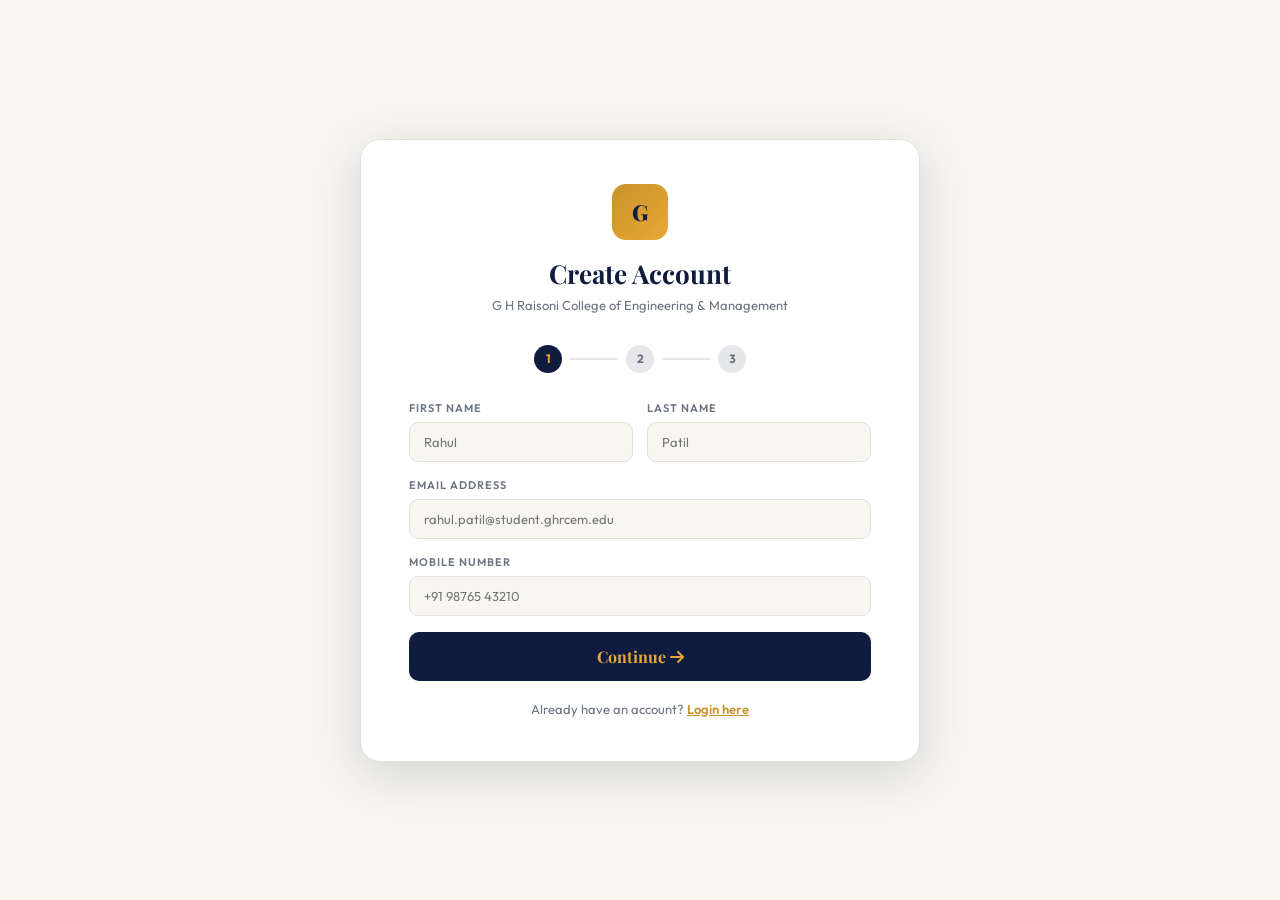
<file: register.html>
<!DOCTYPE html>
<html lang="en">
<head>
  <meta charset="UTF-8">
  <meta name="viewport" content="width=device-width, initial-scale=1.0">
  <title>Register — GHRCEM Learning</title>
  <link rel="stylesheet" href="styles.css">
  <link rel="stylesheet" href="https://cdnjs.cloudflare.com/ajax/libs/font-awesome/6.5.0/css/all.min.css">
  <style>
    .register-page {
      min-height:100vh; background:var(--off-white);
      display:flex; align-items:center; justify-content:center; padding:40px 20px;
    }
    .register-card {
      background:var(--white); border:1px solid var(--border);
      border-radius:20px; padding:44px 48px;
      width:560px; max-width:100%;
      box-shadow:var(--shadow-lg);
      animation:fadeUp .5s ease;
    }
    .register-header { text-align:center; margin-bottom:32px; }
    .register-logo {
      width:56px; height:56px;
      background:linear-gradient(135deg,var(--gold),var(--gold2));
      border-radius:14px; margin:0 auto 16px;
      display:flex; align-items:center; justify-content:center;
      font-family:'Playfair Display',serif; font-size:22px; font-weight:800; color:var(--navy);
    }
    .register-header h2 { font-family:'Playfair Display',serif; font-size:26px; color:var(--navy); margin-bottom:6px; }
    .register-header p { font-size:13px; color:var(--muted); }
    .step-indicator { display:flex; align-items:center; justify-content:center; gap:8px; margin-bottom:28px; }
    .step { width:28px; height:28px; border-radius:50%; display:flex; align-items:center; justify-content:center; font-size:12px; font-weight:700; transition:.2s; }
    .step.active { background:var(--navy); color:var(--gold2); }
    .step.done { background:var(--green); color:#fff; }
    .step.pending { background:var(--light-gray); color:var(--muted); }
    .step-line { height:2px; flex:1; max-width:48px; background:var(--light-gray); transition:.2s; }
    .step-line.done { background:var(--green); }
    .btn-register {
      width:100%; padding:14px;
      background:var(--navy); color:var(--gold2);
      border:none; border-radius:10px;
      font-family:'Playfair Display',serif;
      font-size:16px; font-weight:700; cursor:pointer; transition:.2s;
    }
    .btn-register:hover { background:var(--navy3); }
    .success-state { text-align:center; padding:20px; display:none; }
    .success-icon { font-size:56px; margin-bottom:16px; }
  </style>
</head>
<body>
<div class="register-page">
  <div class="register-card">
    <div class="register-header">
      <div class="register-logo">G</div>
      <h2>Create Account</h2>
      <p>G H Raisoni College of Engineering & Management</p>
    </div>

    <div class="step-indicator">
      <div class="step active" id="s1">1</div>
      <div class="step-line" id="sl1"></div>
      <div class="step pending" id="s2">2</div>
      <div class="step-line" id="sl2"></div>
      <div class="step pending" id="s3">3</div>
    </div>

    <!-- Step 1 -->
    <div id="step1">
      <div class="form-row">
        <div class="form-group">
          <label>First Name</label>
          <input type="text" id="firstName" placeholder="Rahul" class="form-input" style="background:var(--off-white)">
        </div>
        <div class="form-group">
          <label>Last Name</label>
          <input type="text" id="lastName" placeholder="Patil" class="form-input" style="background:var(--off-white)">
        </div>
      </div>
      <div class="form-group">
        <label>Email Address</label>
        <input type="email" id="regEmail" placeholder="rahul.patil@student.ghrcem.edu" class="form-input" style="background:var(--off-white)">
      </div>
      <div class="form-group">
        <label>Mobile Number</label>
        <input type="tel" id="mobile" placeholder="+91 98765 43210" class="form-input" style="background:var(--off-white)">
      </div>
      <button class="btn-register" onclick="goStep(2)">Continue <i class="fas fa-arrow-right"></i></button>
    </div>

    <!-- Step 2 -->
    <div id="step2" style="display:none">
      <div class="form-group">
        <label>Role</label>
        <select id="regRole" class="form-input" style="background:var(--off-white)">
          <option value="student">Student</option>
          <option value="teacher">Teacher</option>
        </select>
      </div>
      <div class="form-row">
        <div class="form-group">
          <label>Department</label>
          <select class="form-input" style="background:var(--off-white)">
            <option>Computer Engineering</option>
            <option>Information Technology</option>
            <option>Mechanical Engineering</option>
            <option>Civil Engineering</option>
            <option>Electronics & Telecom</option>
          </select>
        </div>
        <div class="form-group">
          <label>Year / Designation</label>
          <select class="form-input" style="background:var(--off-white)">
            <option>First Year</option>
            <option>Second Year</option>
            <option>Third Year</option>
            <option>Final Year</option>
            <option>Assistant Professor</option>
            <option>Professor</option>
          </select>
        </div>
      </div>
      <div class="form-group">
        <label>Roll No. / Employee ID</label>
        <input type="text" placeholder="e.g. CE2024001" class="form-input" style="background:var(--off-white)">
      </div>
      <div style="display:flex;gap:10px">
        <button class="btn btn-outline" onclick="goStep(1)"><i class="fas fa-arrow-left"></i> Back</button>
        <button class="btn-register" onclick="goStep(3)" style="flex:1">Continue <i class="fas fa-arrow-right"></i></button>
      </div>
    </div>

    <!-- Step 3 -->
    <div id="step3" style="display:none">
      <div class="form-group">
        <label>Create Password</label>
        <input type="password" id="regPass" placeholder="Min 8 characters" class="form-input" style="background:var(--off-white)">
      </div>
      <div class="form-group">
        <label>Confirm Password</label>
        <input type="password" id="regPass2" placeholder="Re-enter password" class="form-input" style="background:var(--off-white)">
      </div>
      <div style="display:flex;align-items:center;gap:8px;margin-bottom:20px;font-size:13px;color:var(--muted)">
        <input type="checkbox" id="agreeTerms" style="accent-color:var(--gold)">
        <label for="agreeTerms">I agree to GHRCEM's <a href="#" style="color:var(--gold)">Terms & Privacy Policy</a></label>
      </div>
      <div style="display:flex;gap:10px">
        <button class="btn btn-outline" onclick="goStep(2)"><i class="fas fa-arrow-left"></i> Back</button>
        <button class="btn-register" onclick="doRegister()" style="flex:1"><i class="fas fa-check"></i> Create Account</button>
      </div>
    </div>

    <!-- Success -->
    <div class="success-state" id="successState">
      <div class="success-icon">🎓</div>
      <h3 style="font-family:'Playfair Display',serif;color:var(--navy);font-size:22px;margin-bottom:8px">Registration Successful!</h3>
      <p style="color:var(--muted);font-size:13px;margin-bottom:24px">Your account has been created. Please wait for admin approval before logging in.</p>
      <a href="index.html" class="btn btn-gold" style="text-decoration:none;display:inline-flex">Go to Login</a>
    </div>

    <div style="text-align:center;margin-top:20px;font-size:13px;color:var(--muted)">
      Already have an account? <a href="index.html" style="color:var(--gold);font-weight:600;">Login here</a>
    </div>
  </div>
</div>

<script>
function goStep(n) {
  [1,2,3].forEach(i => {
    document.getElementById('step'+i).style.display = i===n ? 'block' : 'none';
    const s = document.getElementById('s'+i);
    if(i < n) { s.className='step done'; s.innerHTML='<i class="fas fa-check" style="font-size:10px"></i>'; }
    else if(i===n) { s.className='step active'; s.textContent=i; }
    else { s.className='step pending'; s.textContent=i; }
    if(i < 3) { document.getElementById('sl'+i).className = i < n ? 'step-line done' : 'step-line'; }
  });
}

function doRegister() {
  const p1 = document.getElementById('regPass').value;
  const p2 = document.getElementById('regPass2').value;
  const agree = document.getElementById('agreeTerms').checked;
  if(p1.length < 8) { alert('Password must be at least 8 characters'); return; }
  if(p1 !== p2) { alert('Passwords do not match'); return; }
  if(!agree) { alert('Please agree to the terms and conditions'); return; }
  [1,2,3].forEach(i => document.getElementById('step'+i).style.display='none');
  document.getElementById('successState').style.display='block';
}
</script>
</body>
</html>
</file>
<file: styles.css>
@import url('https://fonts.googleapis.com/css2?family=Playfair+Display:wght@700;800&family=Outfit:wght@300;400;500;600;700&display=swap');

:root {
  --navy: #0f1c3f;
  --navy2: #162448;
  --navy3: #1e3060;
  --gold: #c8922a;
  --gold2: #e8a835;
  --gold-light: #f5d08a;
  --white: #ffffff;
  --off-white: #f8f6f1;
  --gray: #6b7280;
  --light-gray: #e5e7eb;
  --green: #16a34a;
  --red: #dc2626;
  --surface: #ffffff;
  --border: #e2e0d8;
  --text: #1a1a2e;
  --muted: #6b7280;
  --shadow: 0 4px 24px rgba(15,28,63,.10);
  --shadow-lg: 0 12px 48px rgba(15,28,63,.16);
}

* { margin:0; padding:0; box-sizing:border-box; }

body {
  font-family:'Outfit', sans-serif;
  background:var(--off-white);
  color:var(--text);
  min-height:100vh;
}

::-webkit-scrollbar { width:5px; }
::-webkit-scrollbar-track { background:var(--off-white); }
::-webkit-scrollbar-thumb { background:var(--gold); border-radius:3px; }

/* ── ANIMATIONS ── */
@keyframes fadeUp { from{opacity:0;transform:translateY(24px)} to{opacity:1;transform:none} }
@keyframes slideIn { from{opacity:0;transform:translateX(-20px)} to{opacity:1;transform:none} }
@keyframes pulse { 0%,100%{opacity:1} 50%{opacity:.5} }
@keyframes spin { to{transform:rotate(360deg)} }
@keyframes shimmer { 0%{background-position:-200% 0} 100%{background-position:200% 0} }

/* ── SHARED LAYOUT ── */
.page { animation:fadeUp .5s ease; }

/* ── NAV ── */
.topnav {
  background:var(--navy);
  padding:0 32px;
  height:68px;
  display:flex;
  align-items:center;
  justify-content:space-between;
  position:sticky;
  top:0;
  z-index:100;
  box-shadow:0 2px 20px rgba(0,0,0,.25);
}
.nav-brand { display:flex; align-items:center; gap:14px; }
.nav-logo {
  width:44px; height:44px;
  background:linear-gradient(135deg,var(--gold),var(--gold2));
  border-radius:10px;
  display:flex; align-items:center; justify-content:center;
  font-family:'Playfair Display',serif;
  font-size:18px; font-weight:800; color:var(--navy);
}
.nav-title { color:var(--white); }
.nav-title h1 { font-family:'Playfair Display',serif; font-size:18px; font-weight:700; line-height:1.2; }
.nav-title span { font-size:11px; color:var(--gold-light); letter-spacing:2px; text-transform:uppercase; }
.nav-right { display:flex; align-items:center; gap:14px; }
.nav-user {
  display:flex; align-items:center; gap:10px;
  padding:7px 14px 7px 7px;
  background:rgba(255,255,255,.08);
  border:1px solid rgba(255,255,255,.12);
  border-radius:10px; cursor:pointer;
}
.nav-avatar {
  width:32px; height:32px; border-radius:8px;
  background:linear-gradient(135deg,var(--gold),var(--gold2));
  display:flex; align-items:center; justify-content:center;
  font-weight:700; font-size:13px; color:var(--navy);
}
.nav-user-info .u-name { font-size:13px; font-weight:600; color:var(--white); }
.nav-user-info .u-role { font-size:10px; color:var(--gold-light); text-transform:uppercase; letter-spacing:.8px; }
.btn-logout {
  padding:8px 16px;
  background:rgba(200,146,42,.15);
  border:1px solid rgba(200,146,42,.3);
  color:var(--gold-light);
  border-radius:8px; cursor:pointer;
  font-family:'Outfit',sans-serif;
  font-size:12px; font-weight:600;
  letter-spacing:.5px; transition:.2s;
}
.btn-logout:hover { background:rgba(200,146,42,.25); }
.nav-notif {
  width:36px; height:36px;
  background:rgba(255,255,255,.08);
  border:1px solid rgba(255,255,255,.12);
  border-radius:8px;
  display:flex; align-items:center; justify-content:center;
  cursor:pointer; color:var(--gold-light); font-size:15px;
  position:relative;
}
.notif-dot {
  position:absolute; top:-3px; right:-3px;
  width:10px; height:10px;
  background:var(--gold2); border-radius:50%;
  border:2px solid var(--navy);
}

/* ── SIDEBAR + MAIN ── */
.app-shell { display:flex; min-height:calc(100vh - 68px); }
.sidebar {
  width:240px; background:var(--white);
  border-right:1px solid var(--border);
  padding:24px 12px;
  display:flex; flex-direction:column; gap:4px;
}
.sidebar-label {
  font-size:10px; color:var(--muted);
  text-transform:uppercase; letter-spacing:1.5px;
  padding:10px 12px 6px;
  margin-top:8px;
}
.sidebar-btn {
  display:flex; align-items:center; gap:10px;
  padding:10px 14px; border:none;
  background:transparent; color:var(--muted);
  border-radius:10px; cursor:pointer;
  font-family:'Outfit',sans-serif; font-size:13px;
  font-weight:500; text-align:left;
  transition:.18s; width:100%;
}
.sidebar-btn i { width:16px; text-align:center; font-size:14px; }
.sidebar-btn:hover { background:var(--off-white); color:var(--text); }
.sidebar-btn.active {
  background:linear-gradient(135deg,rgba(200,146,42,.12),rgba(232,168,53,.08));
  color:var(--gold);
  border-left:3px solid var(--gold);
}
.sidebar-btn .s-badge {
  margin-left:auto;
  background:var(--gold); color:var(--navy);
  font-size:10px; font-weight:700;
  padding:2px 7px; border-radius:10px;
}
.main-content { flex:1; padding:32px; overflow:auto; }

/* ── LOGIN PAGE ── */
.login-page {
  min-height:100vh;
  display:flex;
  background:var(--navy);
  position:relative; overflow:hidden;
}
.login-left {
  flex:1; padding:60px;
  display:flex; flex-direction:column;
  justify-content:center;
  position:relative; z-index:2;
}
.login-brand { margin-bottom:48px; }
.login-brand-logo {
  width:64px; height:64px;
  background:linear-gradient(135deg,var(--gold),var(--gold2));
  border-radius:16px;
  display:flex; align-items:center; justify-content:center;
  font-family:'Playfair Display',serif;
  font-size:26px; font-weight:800; color:var(--navy);
  margin-bottom:20px;
  box-shadow:0 8px 24px rgba(200,146,42,.3);
}
.login-brand h1 {
  font-family:'Playfair Display',serif;
  font-size:32px; font-weight:800; color:var(--white);
  line-height:1.2; margin-bottom:6px;
}
.login-brand h1 span { color:var(--gold2); }
.login-brand p { color:rgba(255,255,255,.5); font-size:14px; }
.login-features { display:flex; flex-direction:column; gap:16px; }
.feat-item { display:flex; align-items:center; gap:14px; }
.feat-icon {
  width:42px; height:42px;
  background:rgba(200,146,42,.15);
  border:1px solid rgba(200,146,42,.2);
  border-radius:10px;
  display:flex; align-items:center; justify-content:center;
  color:var(--gold2); font-size:16px; flex-shrink:0;
}
.feat-text h4 { font-size:14px; font-weight:600; color:var(--white); }
.feat-text p { font-size:12px; color:rgba(255,255,255,.45); }

.login-right {
  width:480px; background:var(--off-white);
  display:flex; align-items:center; justify-content:center;
  padding:48px 40px;
}
.login-card {
  width:100%; max-width:380px;
  animation:fadeUp .6s ease;
}
.login-card h2 {
  font-family:'Playfair Display',serif;
  font-size:28px; font-weight:700;
  color:var(--navy); margin-bottom:6px;
}
.login-card .sub {
  font-size:13px; color:var(--muted); margin-bottom:32px;
}
.role-selector { display:flex; gap:8px; margin-bottom:28px; background:var(--border); border-radius:10px; padding:4px; }
.role-tab {
  flex:1; padding:9px;
  border:none; background:transparent;
  color:var(--muted); border-radius:7px;
  cursor:pointer; font-family:'Outfit',sans-serif;
  font-size:12px; font-weight:600; transition:.2s;
  display:flex; align-items:center; justify-content:center; gap:6px;
  text-transform:uppercase; letter-spacing:.5px;
}
.role-tab.active {
  background:var(--navy); color:var(--gold2);
  box-shadow:0 2px 10px rgba(15,28,63,.3);
}
.form-group { margin-bottom:18px; }
.form-label {
  font-size:11px; color:var(--muted);
  text-transform:uppercase; letter-spacing:1px;
  display:block; margin-bottom:7px; font-weight:600;
}
.form-input {
  width:100%; padding:12px 16px;
  background:var(--white);
  border:1.5px solid var(--border);
  border-radius:10px; color:var(--text);
  font-family:'Outfit',sans-serif; font-size:14px;
  outline:none; transition:.2s;
}
.form-input:focus { border-color:var(--gold); box-shadow:0 0 0 3px rgba(200,146,42,.12); }
.btn-login {
  width:100%; padding:14px;
  background:var(--navy);
  border:none; border-radius:10px;
  color:var(--gold2); font-family:'Playfair Display',serif;
  font-size:17px; font-weight:700; cursor:pointer;
  transition:.2s; letter-spacing:.5px;
  position:relative; overflow:hidden;
}
.btn-login::before {
  content:''; position:absolute; inset:0;
  background:linear-gradient(135deg,transparent,rgba(200,146,42,.12));
  opacity:0; transition:.2s;
}
.btn-login:hover::before { opacity:1; }
.btn-login:hover { transform:translateY(-1px); box-shadow:0 6px 20px rgba(15,28,63,.3); }
.login-links { text-align:center; margin-top:20px; font-size:13px; color:var(--muted); }
.login-links a { color:var(--gold); text-decoration:none; font-weight:600; }
.login-deco {
  position:absolute;
  border-radius:50%; background:rgba(200,146,42,.06);
  pointer-events:none;
}

/* ── CARDS & STATS ── */
.stats-grid { display:grid; grid-template-columns:repeat(4,1fr); gap:16px; margin-bottom:28px; }
.stat-card {
  background:var(--white); border:1px solid var(--border);
  border-radius:14px; padding:22px 24px;
  position:relative; overflow:hidden;
  transition:.2s; cursor:default;
}
.stat-card:hover { transform:translateY(-2px); box-shadow:var(--shadow-lg); }
.stat-card::after {
  content:''; position:absolute;
  bottom:0; left:0; right:0; height:3px;
  background:linear-gradient(90deg,var(--gold),var(--gold2));
}
.stat-icon {
  width:46px; height:46px;
  border-radius:12px; margin-bottom:16px;
  display:flex; align-items:center; justify-content:center;
  font-size:20px;
}
.stat-label { font-size:12px; color:var(--muted); text-transform:uppercase; letter-spacing:1px; margin-bottom:6px; }
.stat-value { font-family:'Playfair Display',serif; font-size:34px; font-weight:700; color:var(--navy); line-height:1; }
.stat-sub { font-size:12px; color:var(--muted); margin-top:6px; }

/* ── SECTION HEADERS ── */
.section-hdr {
  display:flex; align-items:center;
  justify-content:space-between; margin-bottom:20px;
}
.section-title {
  font-family:'Playfair Display',serif;
  font-size:22px; font-weight:700; color:var(--navy);
}
.section-actions { display:flex; gap:8px; }

/* ── BUTTONS ── */
.btn {
  padding:9px 18px; border-radius:9px; border:none;
  cursor:pointer; font-family:'Outfit',sans-serif;
  font-size:13px; font-weight:600; transition:.2s;
  display:inline-flex; align-items:center; gap:6px;
}
.btn-primary { background:var(--navy); color:var(--gold2); }
.btn-primary:hover { background:var(--navy3); box-shadow:0 4px 14px rgba(15,28,63,.25); }
.btn-gold { background:linear-gradient(135deg,var(--gold),var(--gold2)); color:var(--navy); }
.btn-gold:hover { transform:translateY(-1px); box-shadow:0 4px 14px rgba(200,146,42,.3); }
.btn-outline { background:transparent; color:var(--navy); border:1.5px solid var(--border); }
.btn-outline:hover { border-color:var(--gold); color:var(--gold); }
.btn-danger { background:#fee2e2; color:var(--red); border:1px solid #fca5a5; }
.btn-danger:hover { background:#fecaca; }
.btn-success { background:#dcfce7; color:var(--green); border:1px solid #86efac; }
.btn-sm { padding:6px 12px; font-size:12px; }

/* ── TABLE ── */
.table-wrap {
  background:var(--white); border:1px solid var(--border);
  border-radius:14px; overflow:hidden;
  box-shadow:var(--shadow);
}
.data-table { width:100%; border-collapse:collapse; }
.data-table th {
  padding:12px 16px; text-align:left;
  font-size:11px; color:var(--muted);
  text-transform:uppercase; letter-spacing:1px;
  background:var(--off-white);
  border-bottom:1px solid var(--border);
  font-weight:600;
}
.data-table td {
  padding:13px 16px; font-size:13px;
  border-bottom:1px solid rgba(226,224,216,.5);
}
.data-table tr:last-child td { border-bottom:none; }
.data-table tr:hover td { background:rgba(200,146,42,.04); }

/* ── PILLS ── */
.pill {
  display:inline-flex; align-items:center; gap:5px;
  padding:4px 10px; border-radius:20px;
  font-size:11px; font-weight:700;
  text-transform:uppercase; letter-spacing:.5px;
}
.pill-green { background:#dcfce7; color:#166534; }
.pill-gold { background:#fef3c7; color:#92400e; }
.pill-blue { background:#dbeafe; color:#1e40af; }
.pill-red { background:#fee2e2; color:#991b1b; }
.pill-gray { background:#f3f4f6; color:#4b5563; }
.dot { width:6px; height:6px; border-radius:50%; background:currentColor; }

/* ── CARDS ── */
.card {
  background:var(--white); border:1px solid var(--border);
  border-radius:14px; padding:22px;
  box-shadow:var(--shadow);
}
.card-title {
  font-family:'Playfair Display',serif;
  font-size:17px; font-weight:700; color:var(--navy);
  margin-bottom:16px; padding-bottom:12px;
  border-bottom:1px solid var(--border);
  display:flex; align-items:center; gap:8px;
}
.grid-2 { display:grid; grid-template-columns:1fr 1fr; gap:20px; }
.grid-3 { display:grid; grid-template-columns:1fr 1fr 1fr; gap:16px; }

/* ── SUBJECT CARDS ── */
.subject-card {
  background:var(--white); border:1px solid var(--border);
  border-radius:14px; padding:20px;
  transition:.2s; cursor:pointer; position:relative;
  overflow:hidden;
}
.subject-card:hover { transform:translateY(-3px); box-shadow:var(--shadow-lg); border-color:var(--gold); }
.subject-card-top {
  display:flex; align-items:flex-start;
  justify-content:space-between; margin-bottom:14px;
}
.subject-icon {
  width:50px; height:50px; border-radius:12px;
  display:flex; align-items:center; justify-content:center;
  font-size:22px;
}
.subject-name { font-family:'Playfair Display',serif; font-size:16px; font-weight:700; margin-bottom:4px; }
.subject-code { font-size:11px; color:var(--muted); letter-spacing:1px; }
.subject-stats { display:flex; gap:14px; margin-top:14px; font-size:12px; color:var(--muted); }
.subject-stats span { display:flex; align-items:center; gap:4px; }
.progress-bar { height:5px; background:var(--light-gray); border-radius:3px; margin-top:12px; }
.progress-fill { height:100%; border-radius:3px; background:linear-gradient(90deg,var(--gold),var(--gold2)); }

/* ── ASSIGNMENT CARD ── */
.asgn-card {
  background:var(--white); border:1px solid var(--border);
  border-radius:12px; padding:16px 18px;
  display:flex; align-items:center; gap:14px;
  margin-bottom:12px; transition:.2s;
}
.asgn-card:hover { border-color:var(--gold); box-shadow:var(--shadow); }
.asgn-icon {
  width:44px; height:44px; border-radius:10px;
  background:linear-gradient(135deg,rgba(200,146,42,.12),rgba(232,168,53,.08));
  display:flex; align-items:center; justify-content:center;
  font-size:18px; flex-shrink:0;
}
.asgn-info { flex:1; }
.asgn-title { font-weight:600; font-size:14px; margin-bottom:3px; }
.asgn-meta { font-size:12px; color:var(--muted); }
.asgn-due { font-size:12px; font-weight:600; }
.asgn-due.urgent { color:var(--red); }
.asgn-due.ok { color:var(--green); }

/* ── MODAL ── */
.modal-overlay {
  position:fixed; inset:0;
  background:rgba(15,28,63,.6); z-index:500;
  display:none; align-items:center; justify-content:center;
  backdrop-filter:blur(4px);
}
.modal-overlay.open { display:flex; }
.modal {
  background:var(--white); border-radius:18px;
  padding:36px; width:520px; max-width:96vw;
  animation:fadeUp .3s ease; max-height:90vh; overflow-y:auto;
  box-shadow:0 24px 64px rgba(15,28,63,.2);
}
.modal-title {
  font-family:'Playfair Display',serif;
  font-size:22px; font-weight:700; color:var(--navy);
  margin-bottom:22px;
}
.modal-footer { display:flex; gap:10px; justify-content:flex-end; margin-top:20px; }
.form-row { display:grid; grid-template-columns:1fr 1fr; gap:14px; }
.form-group { margin-bottom:16px; }
.form-group label { font-size:11px; color:var(--muted); text-transform:uppercase; letter-spacing:1px; display:block; margin-bottom:7px; font-weight:600; }
.form-group input, .form-group select, .form-group textarea {
  width:100%; padding:11px 14px;
  background:var(--off-white); border:1.5px solid var(--border);
  border-radius:9px; color:var(--text);
  font-family:'Outfit',sans-serif; font-size:13px; outline:none; transition:.2s;
}
.form-group input:focus, .form-group select:focus, .form-group textarea:focus { border-color:var(--gold); }

/* ── TOAST ── */
#toast {
  position:fixed; bottom:24px; right:24px; z-index:9999;
  background:var(--navy); border-left:4px solid var(--gold2);
  border-radius:12px; padding:14px 20px;
  display:flex; align-items:center; gap:10px;
  font-size:13px; color:var(--white);
  box-shadow:var(--shadow-lg);
  transform:translateY(80px); opacity:0; transition:.3s;
  min-width:260px;
}
#toast.show { transform:none; opacity:1; }
.toast-icon { font-size:18px; }

/* ── FILE UPLOAD ── */
.upload-zone {
  border:2px dashed var(--border);
  border-radius:12px; padding:32px;
  text-align:center; cursor:pointer;
  transition:.2s;
}
.upload-zone:hover { border-color:var(--gold); background:rgba(200,146,42,.03); }
.upload-zone i { font-size:32px; color:var(--gold); margin-bottom:10px; }
.upload-zone p { font-size:13px; color:var(--muted); }

/* ── ATTENDANCE ── */
.attendance-grid { display:grid; grid-template-columns:repeat(7,1fr); gap:6px; }
.att-day {
  aspect-ratio:1; border-radius:8px;
  display:flex; align-items:center; justify-content:center;
  font-size:12px; font-weight:600; cursor:pointer; transition:.15s;
}
.att-present { background:#dcfce7; color:#166534; }
.att-absent { background:#fee2e2; color:#991b1b; }
.att-today { background:var(--navy); color:var(--gold2); }
.att-empty { background:transparent; }

/* ── NOTICE BOARD ── */
.notice-item {
  padding:14px 16px;
  border-left:3px solid var(--gold);
  background:rgba(200,146,42,.04);
  border-radius:0 8px 8px 0;
  margin-bottom:10px;
}
.notice-title { font-weight:600; font-size:13px; margin-bottom:3px; }
.notice-date { font-size:11px; color:var(--muted); }

/* ── GRADE TABLE ── */
.grade-ring {
  width:64px; height:64px; border-radius:50%;
  display:flex; align-items:center; justify-content:center;
  font-family:'Playfair Display',serif;
  font-size:18px; font-weight:700;
  border:3px solid;
}
.grade-A { color:#166534; border-color:#4ade80; background:#dcfce7; }
.grade-B { color:#1e40af; border-color:#60a5fa; background:#dbeafe; }
.grade-C { color:#92400e; border-color:var(--gold2); background:#fef3c7; }
.grade-D { color:#991b1b; border-color:#f87171; background:#fee2e2; }

/* ── RESPONSIVE ── */
@media(max-width:900px) {
  .stats-grid { grid-template-columns:1fr 1fr; }
  .sidebar { display:none; }
  .login-left { display:none; }
  .login-right { width:100%; }
}

/* ── MISC ── */
.empty-state {
  text-align:center; padding:48px 20px;
  color:var(--muted); font-size:14px;
}
.empty-state i { font-size:48px; color:var(--light-gray); margin-bottom:12px; display:block; }
.divider { height:1px; background:var(--border); margin:20px 0; }
.avatar {
  width:36px; height:36px; border-radius:9px;
  background:linear-gradient(135deg,var(--navy),var(--navy3));
  display:flex; align-items:center; justify-content:center;
  font-size:13px; font-weight:700; color:var(--gold2); flex-shrink:0;
}
.chip {
  display:inline-flex; align-items:center; gap:5px;
  padding:4px 10px; background:var(--off-white);
  border:1px solid var(--border); border-radius:20px;
  font-size:11px; color:var(--muted);
}
.timeline-item {
  display:flex; gap:14px; padding-bottom:16px; position:relative;
}
.timeline-item::before {
  content:''; position:absolute;
  left:15px; top:32px; bottom:0; width:1px;
  background:var(--border);
}
.timeline-item:last-child::before { display:none; }
.tl-dot {
  width:32px; height:32px; border-radius:50%; flex-shrink:0;
  display:flex; align-items:center; justify-content:center;
  font-size:12px; color:#fff;
}
</file>
